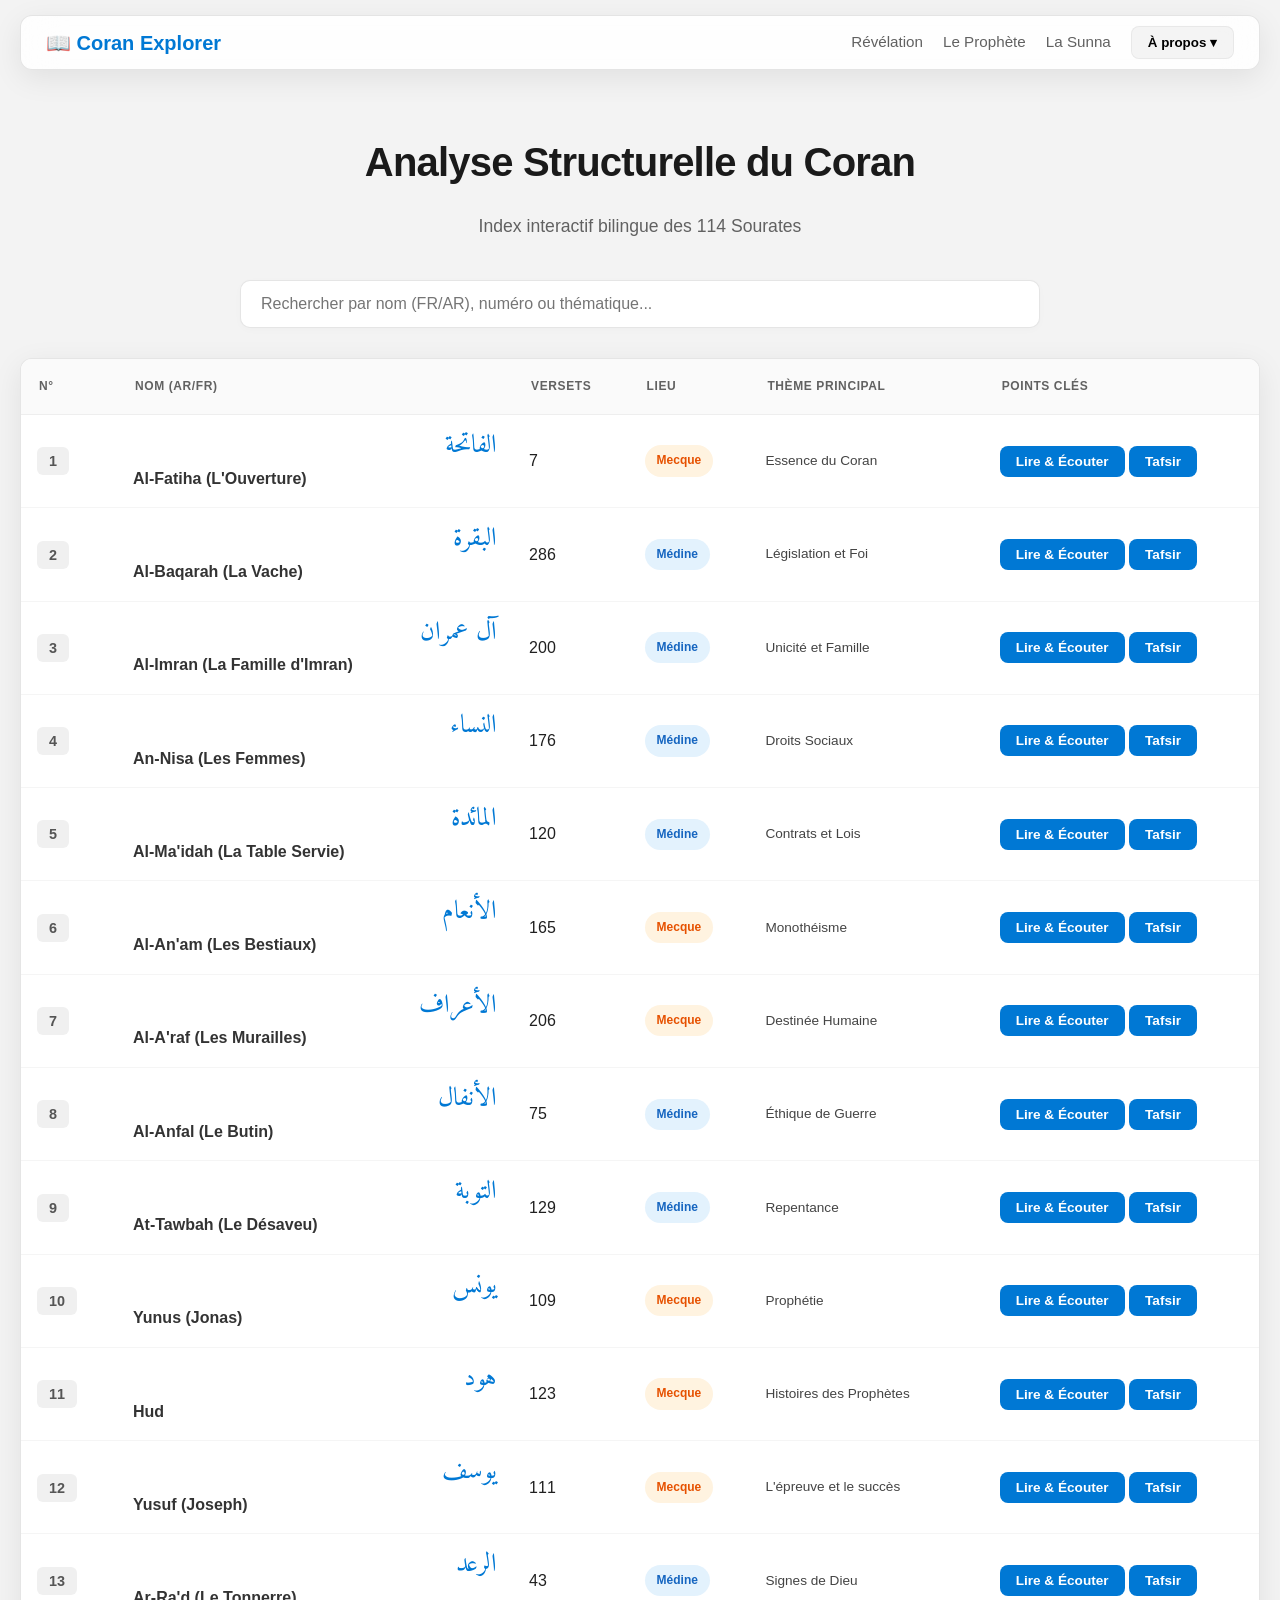
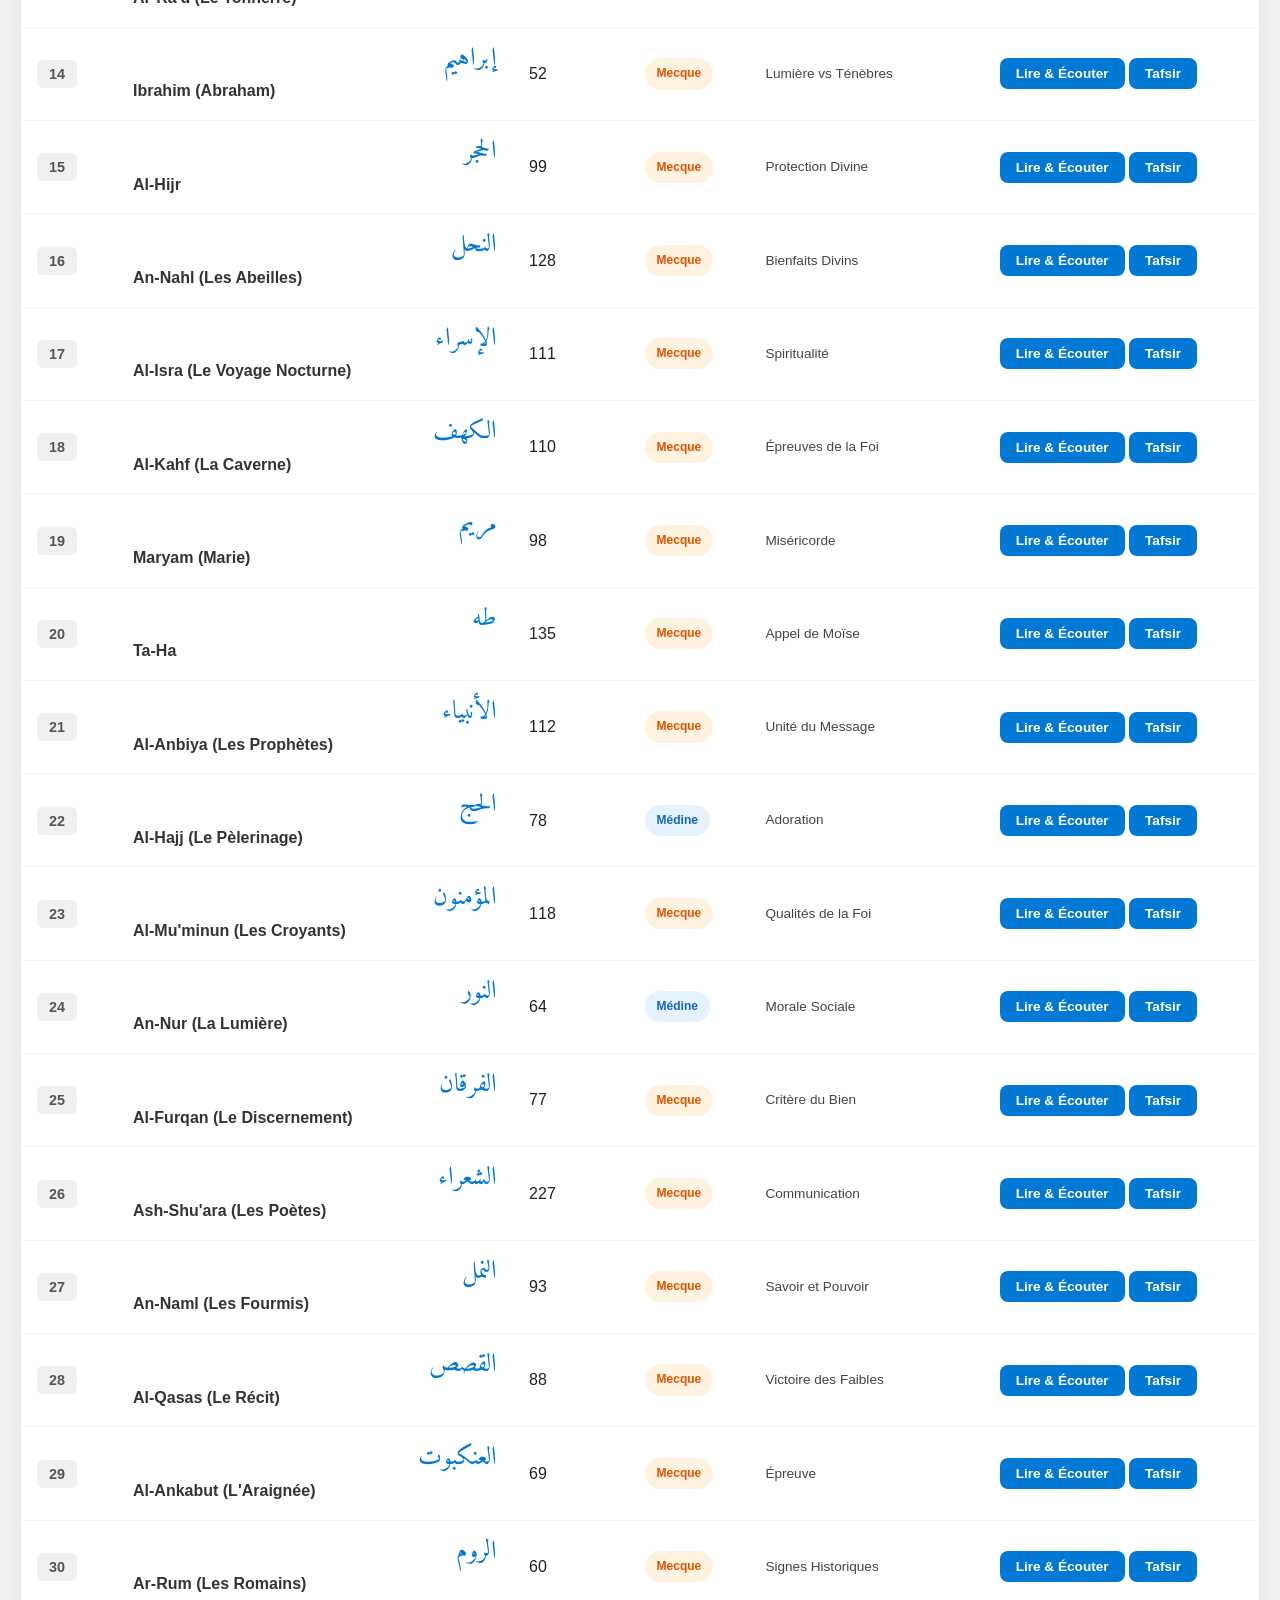
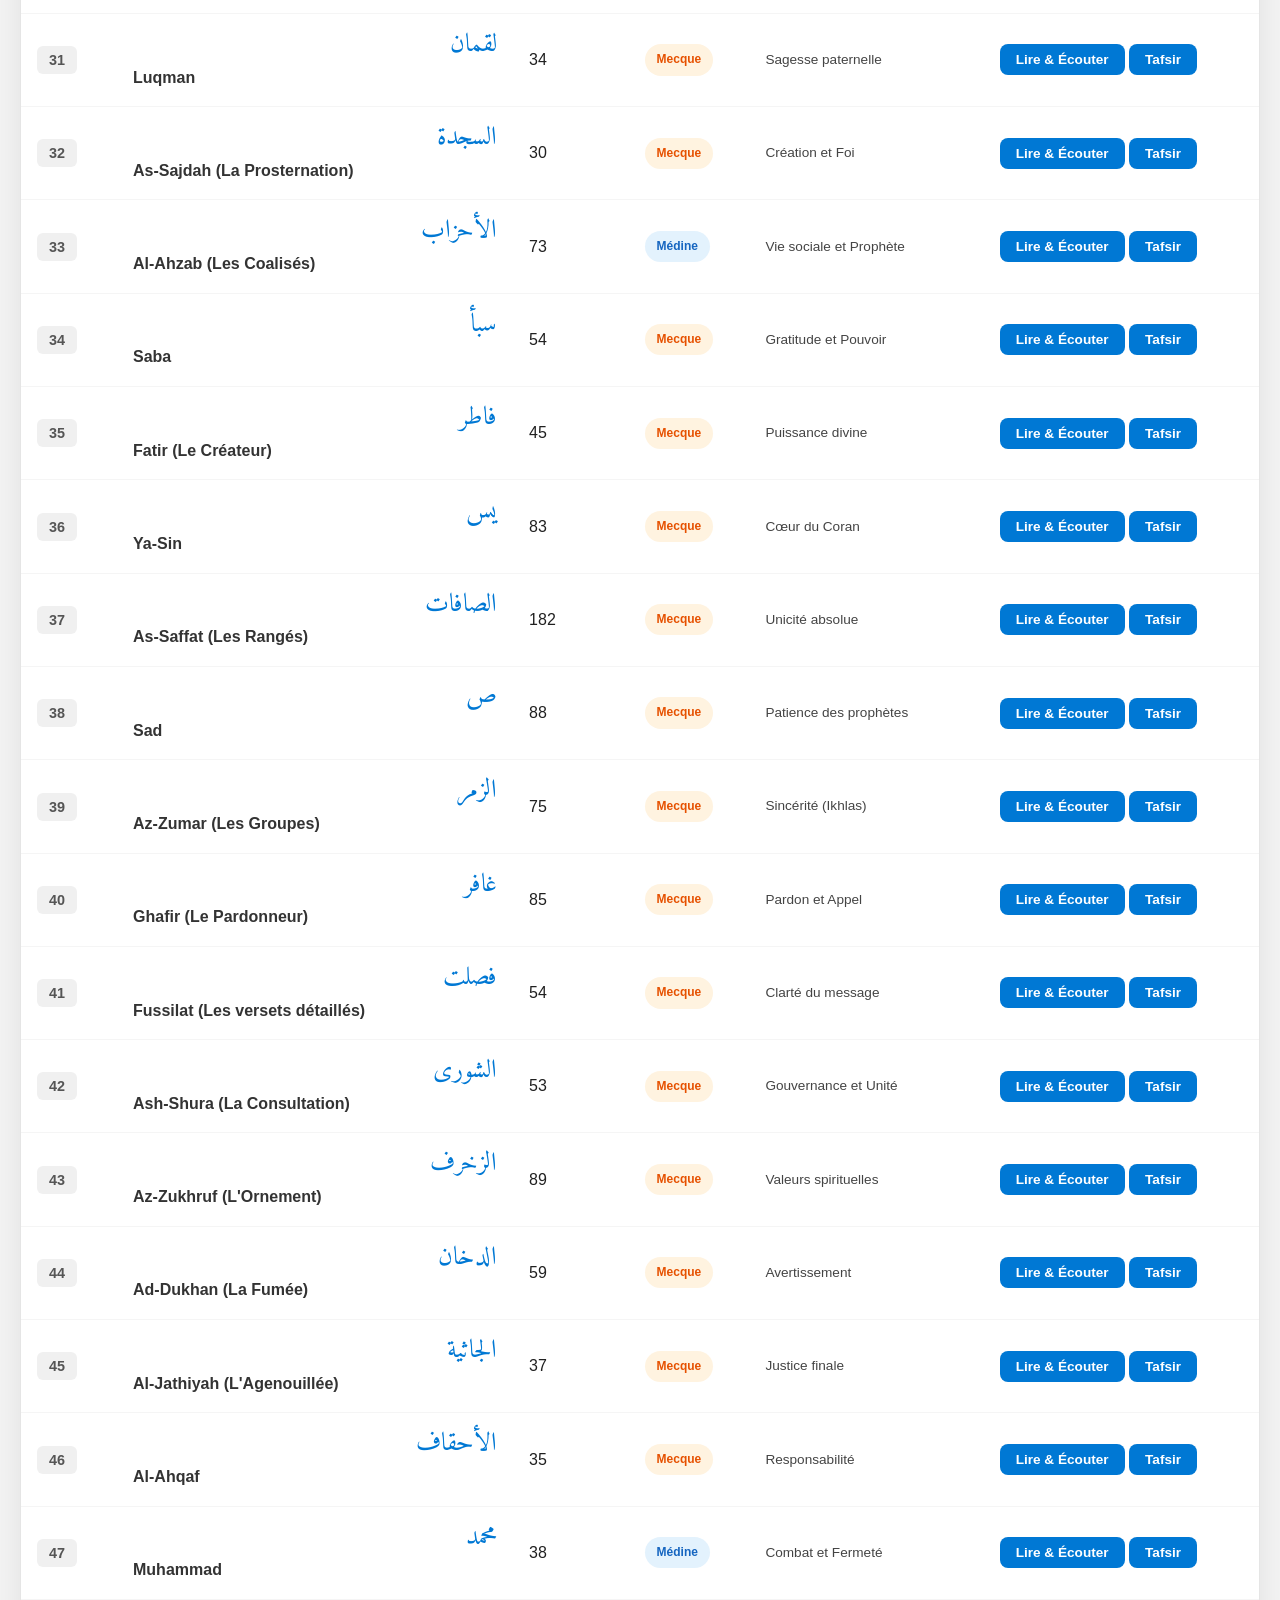
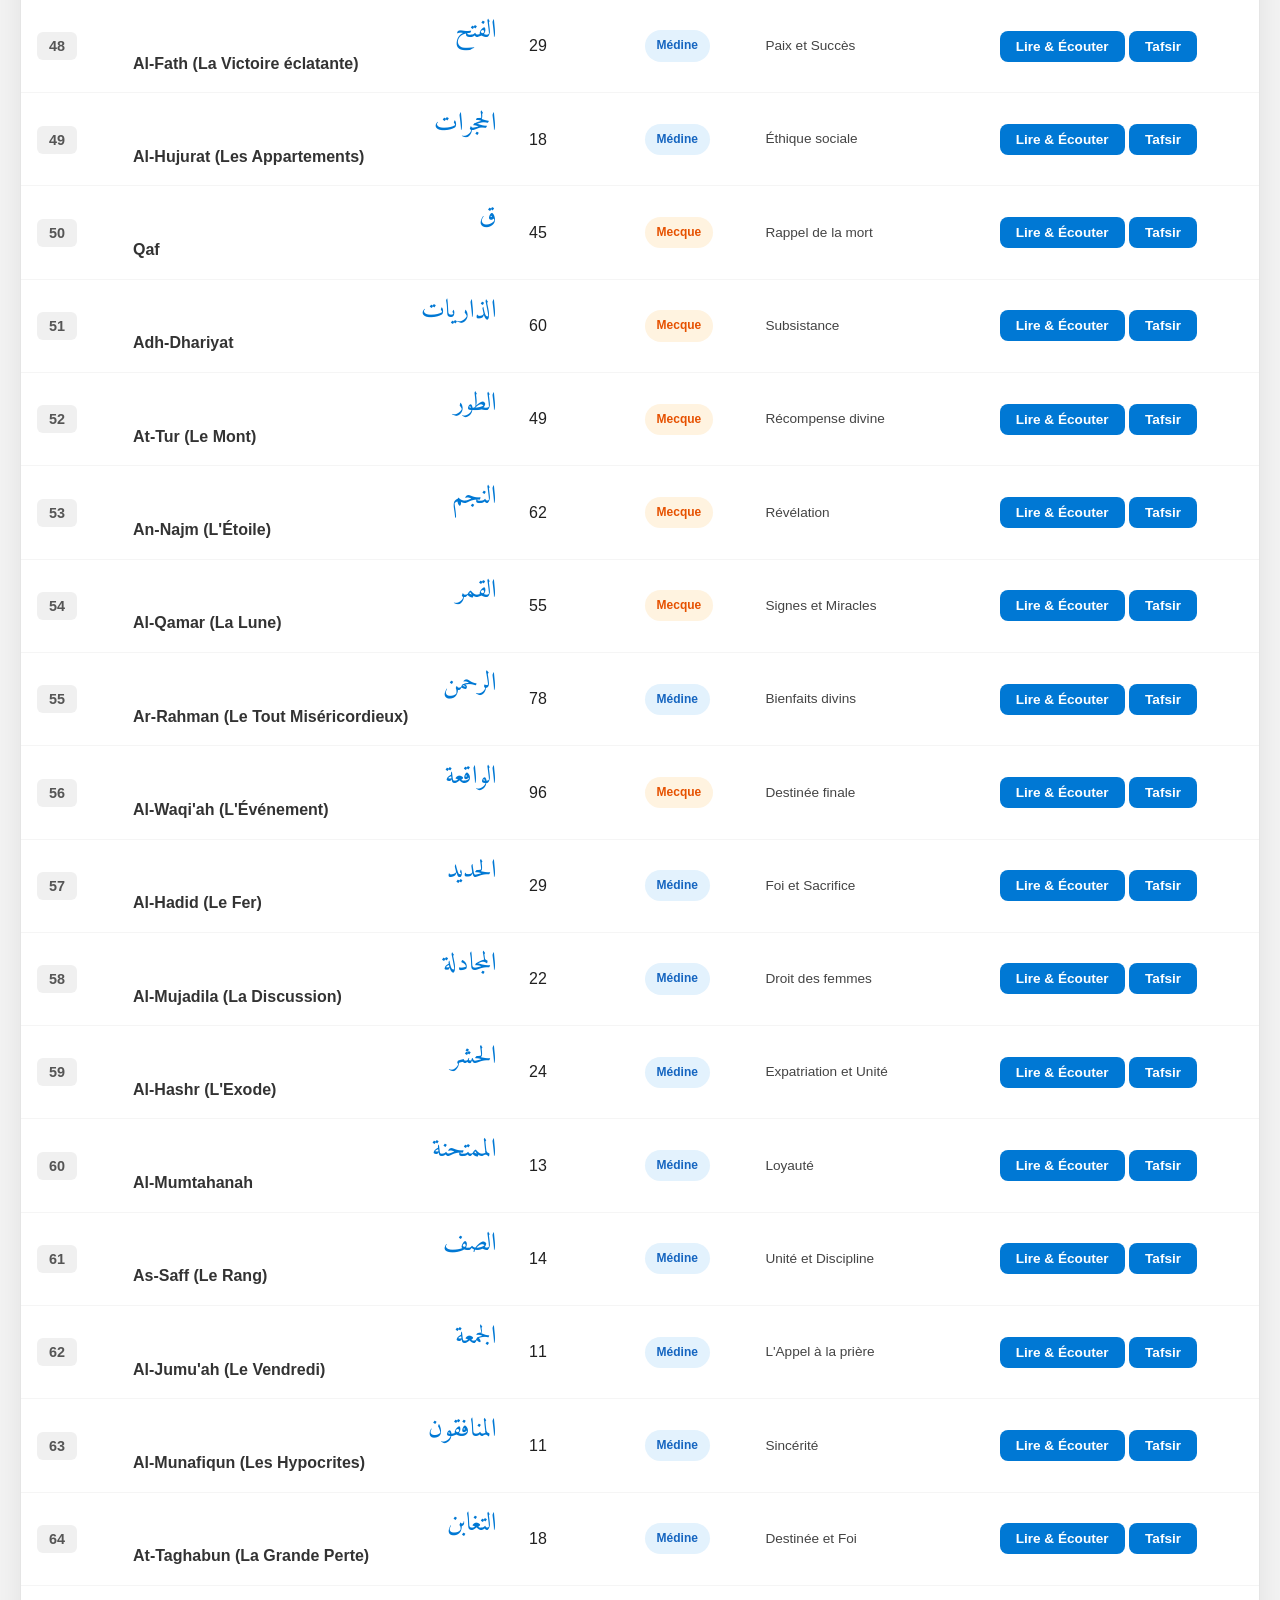
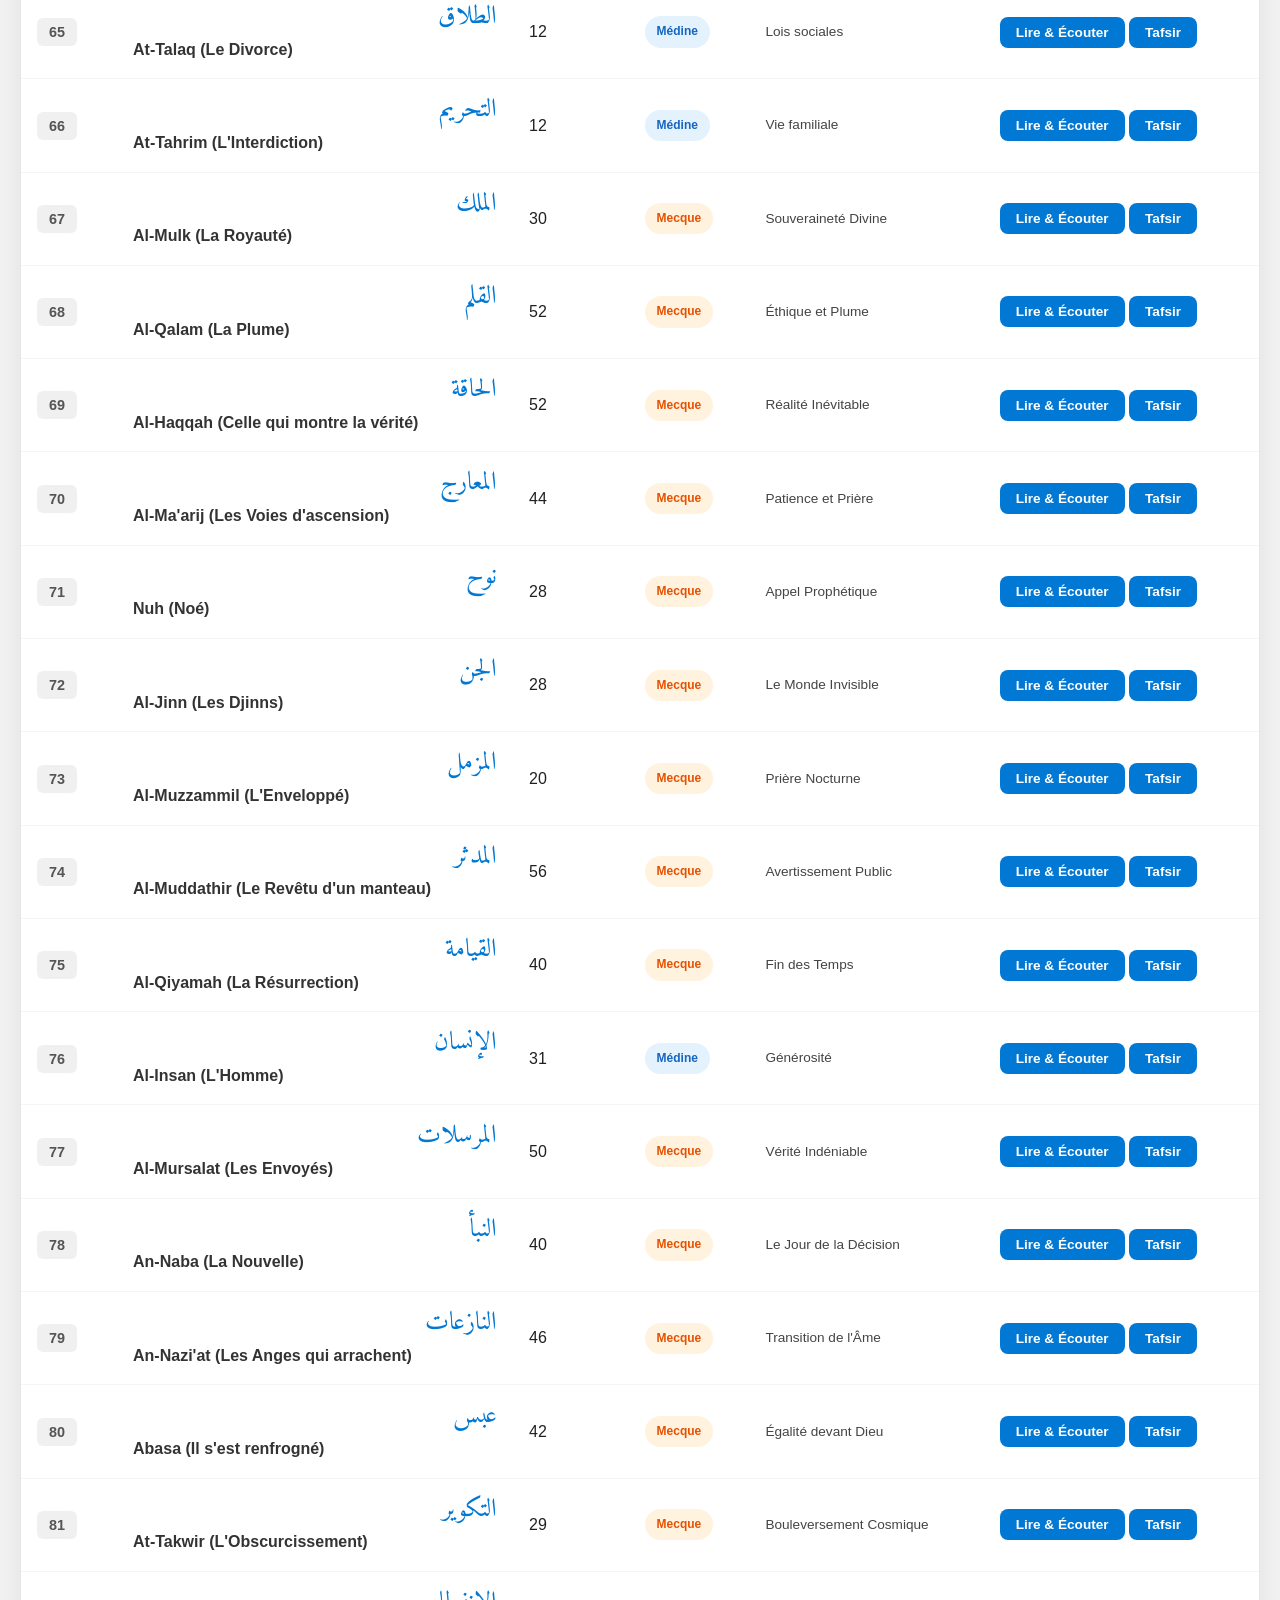
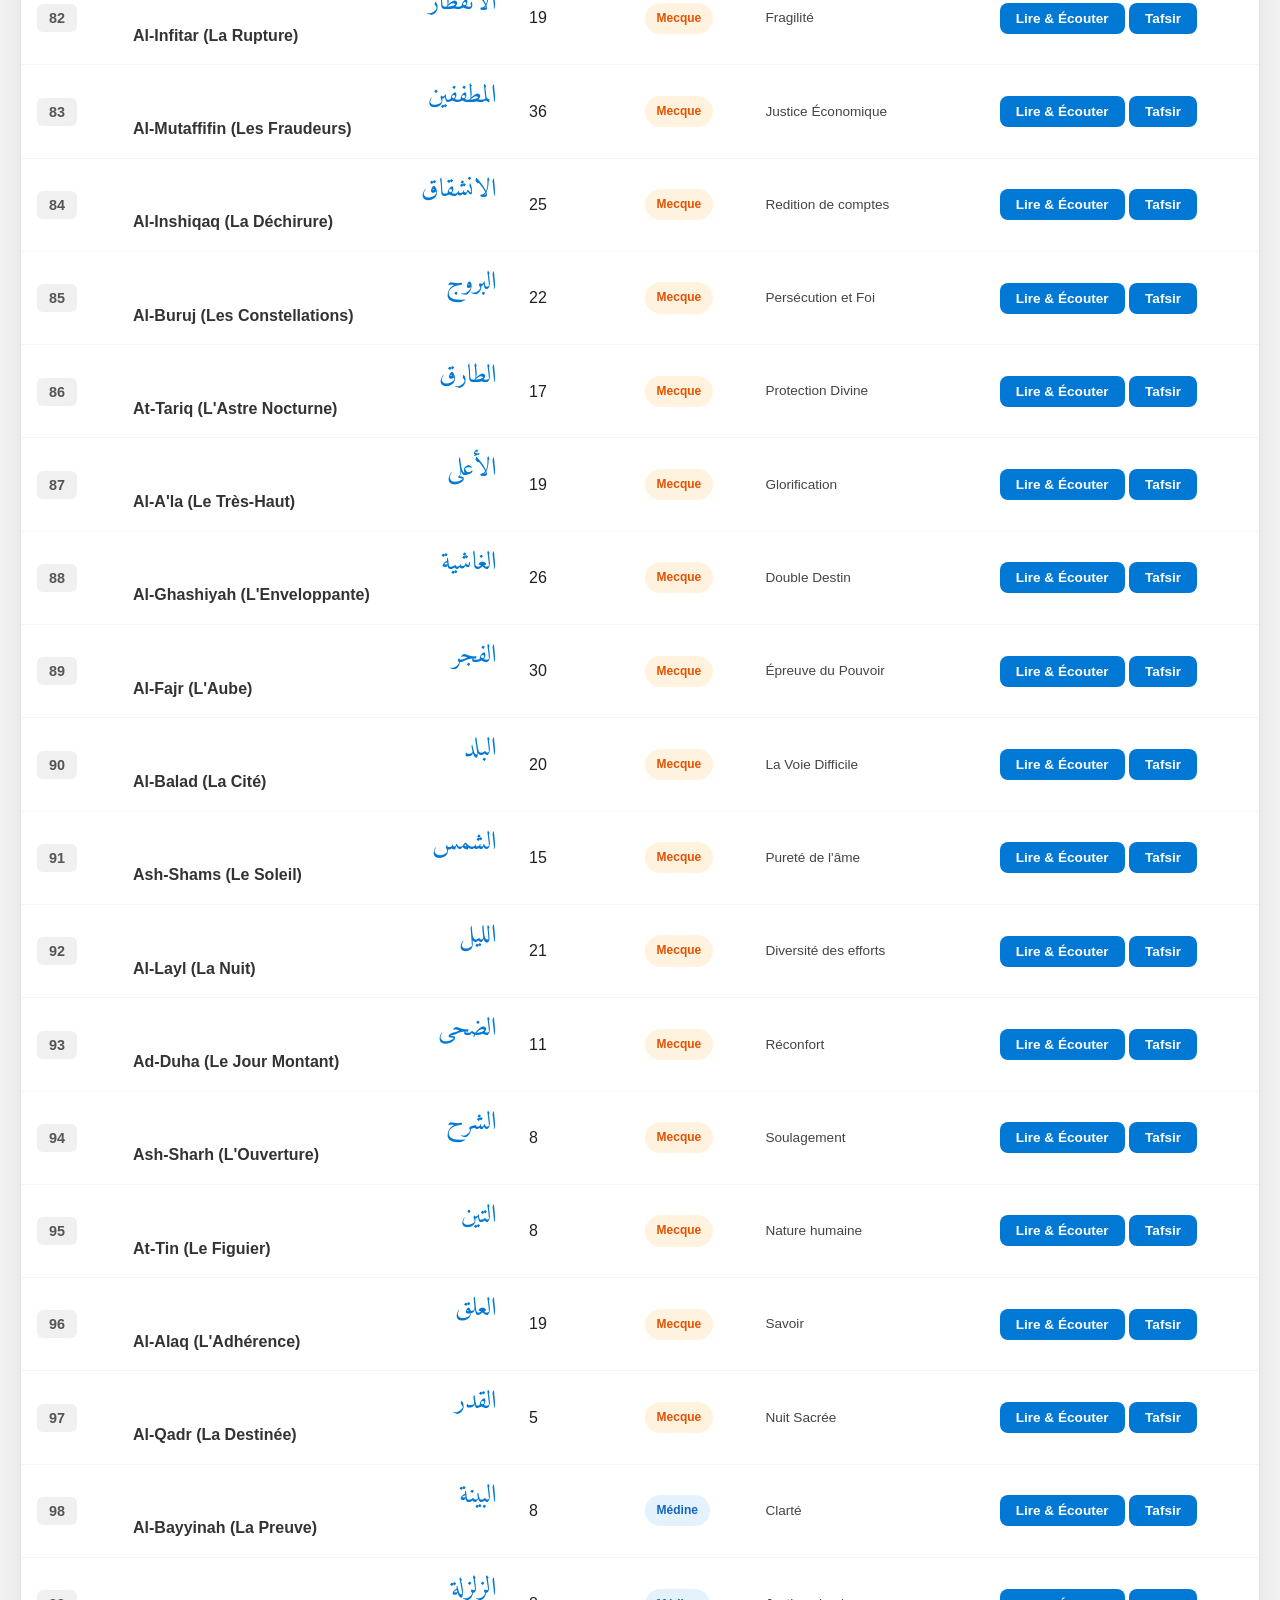
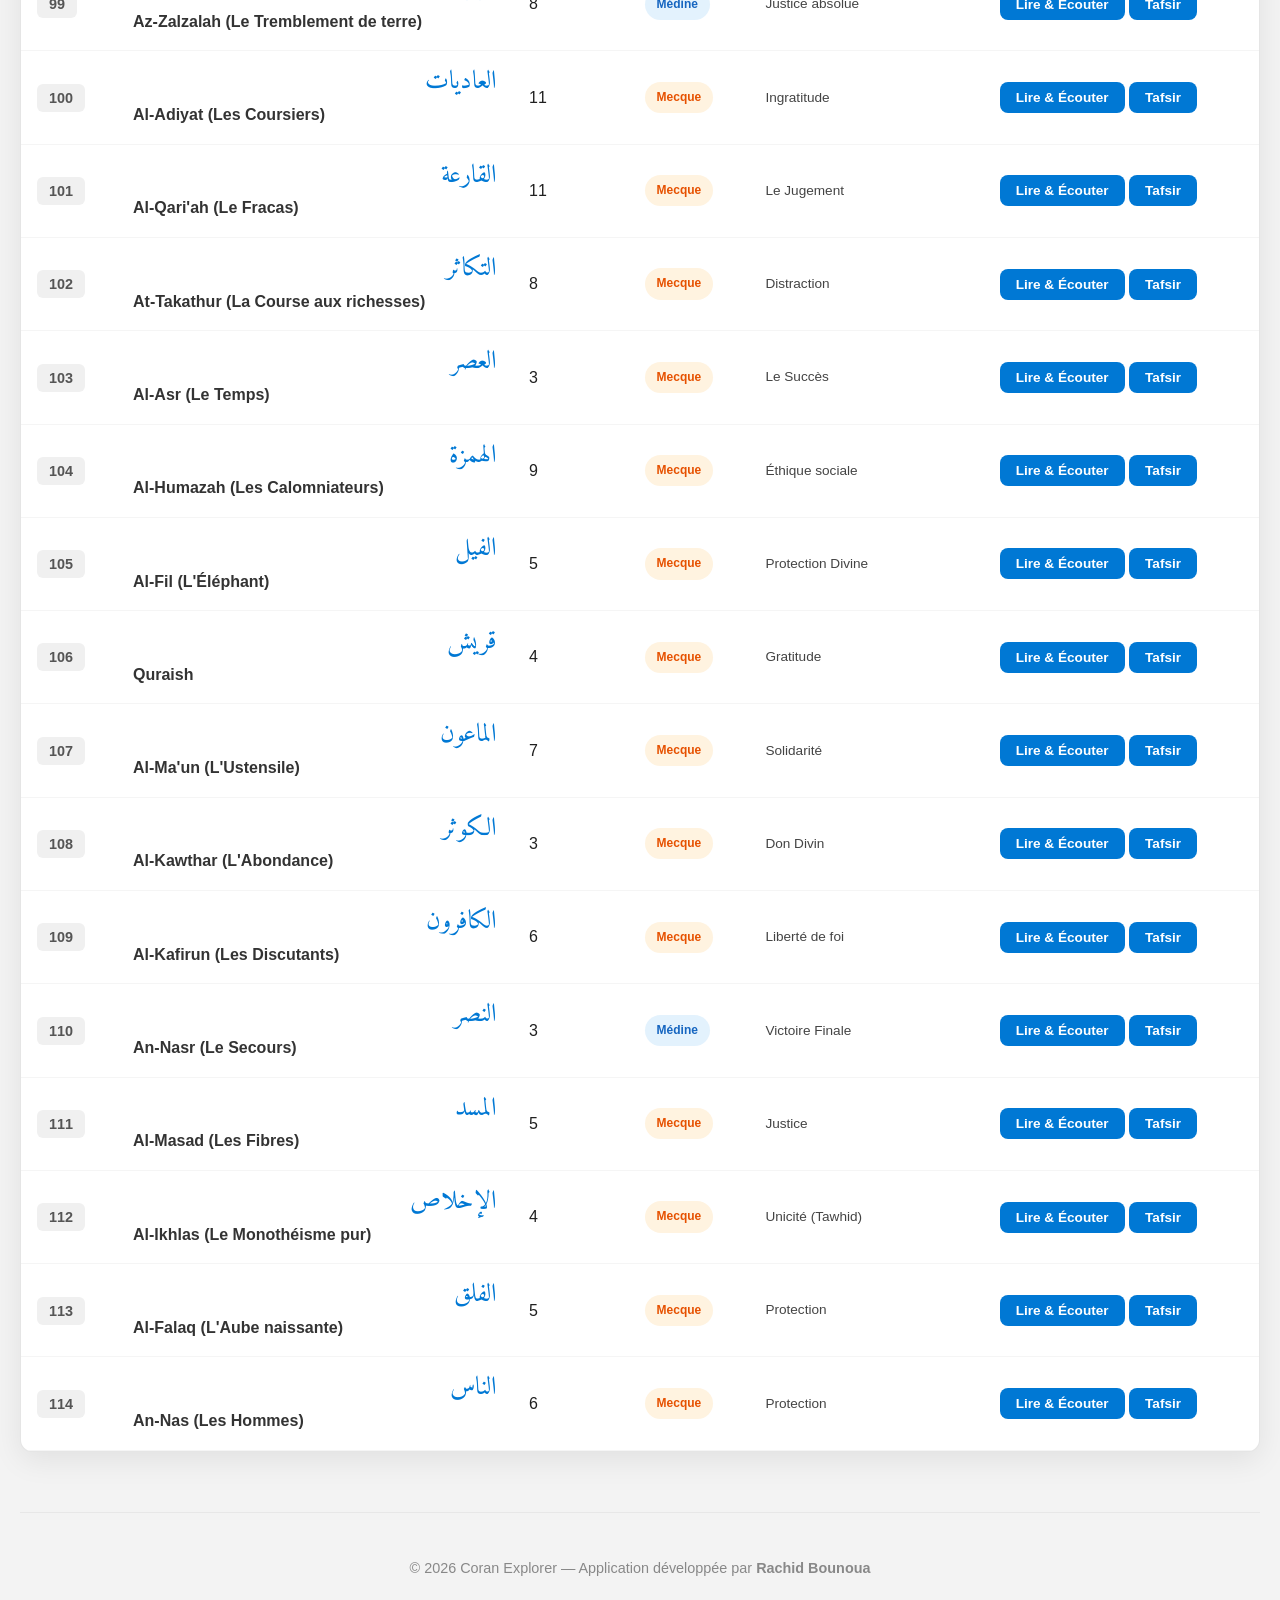
<file: index.html>
<!DOCTYPE html>
<html lang="fr">
<head>
    <meta charset="UTF-8">
    <meta name="viewport" content="width=device-width, initial-scale=1.0">
    <title>Coran Explorer - Rachid Bounoua</title>
    <link href="https://fonts.googleapis.com/css2?family=Amiri:wght@400;700&family=Segoe+UI:wght@400;600;700&display=swap" rel="stylesheet">
    <link rel="stylesheet" href="style.css">
</head>
<body class="page-transition">

    <nav class="win11-nav">
        <div class="nav-content">
            <div class="nav-left">
                <span class="logo">📖 Coran Explorer</span>
            </div>
            
            <div class="nav-right">
                <a href="introduction.html" class="nav-link">Révélation</a>
                <a href="mohamed.html" class="nav-link">Le Prophète</a>
                <a href="souna.html" class="nav-link">La Sunna</a>
                
                <div class="dropdown">
                    <button class="dropbtn" onclick="toggleMenu()">À propos ▾</button>
                    <div id="aboutMenu" class="dropdown-content">
                        <div class="profile-card">
                            <img src="rachid.png" alt="Rachid Bounoua" class="profile-img">
                            <h3>Rachid Bounoua</h3>
                            <p class="role">Écrivain & Traducteur</p>
                            <hr class="win-hr">
                            <p class="bio">Passionné d'informatique, d'histoire & de la culture générale.</p>
                        </div>
                    </div>
                </div>
            </div>
        </div>
    </nav>

    <main class="content-wrapper">
        <header class="hero">
            <h1>Analyse Structurelle du Coran</h1>
            <p>Index interactif bilingue des 114 Sourates</p>
        </header>

        <div class="search-container">
            <div class="search-box">
                <input type="text" id="searchInput" placeholder="Rechercher par nom (FR/AR), numéro ou thématique...">
            </div>
        </div>

        <div class="table-card">
            <div class="table-responsive">
                <table id="surahTable">
                    <thead>
                        <tr>
                            <th>N°</th>
                            <th>Nom (Ar/Fr)</th>
                            <th>Versets</th>
                            <th>Lieu</th>
                            <th>Thème Principal</th>
                            <th>Points Clés</th>
                        </tr>
                    </thead>
                    <tbody>
                        </tbody>
                </table>
            </div>
        </div>
    </main>

    <footer style="text-align: center; margin-top: 60px; padding: 30px; color: #888; font-size: 0.9rem; border-top: 1px solid rgba(0,0,0,0.05);">
        <p>&copy; 2026 Coran Explorer — Application développée par <strong>Rachid Bounoua</strong></p>
    </div>

    <script src="data.js"></script>
    <script src="script.js"></script>

    <script>
        // Gestion des transitions fluides pour tous les liens internes
        document.querySelectorAll('.nav-link, .logo').forEach(link => {
            link.addEventListener('click', function(e) {
                // Si c'est un lien vers une autre page (pas un bouton JS)
                if (this.getAttribute('href') && this.getAttribute('href') !== '#') {
                    e.preventDefault();
                    let target = this.href;
                    document.body.style.opacity = '0';
                    document.body.style.transform = 'translateY(-10px)';
                    document.body.style.transition = '0.3s ease-in-out';
                    
                    setTimeout(() => {
                        window.location.href = target;
                    }, 300);
                }
            });
        });
    </script>

</body>
</html>
</file>
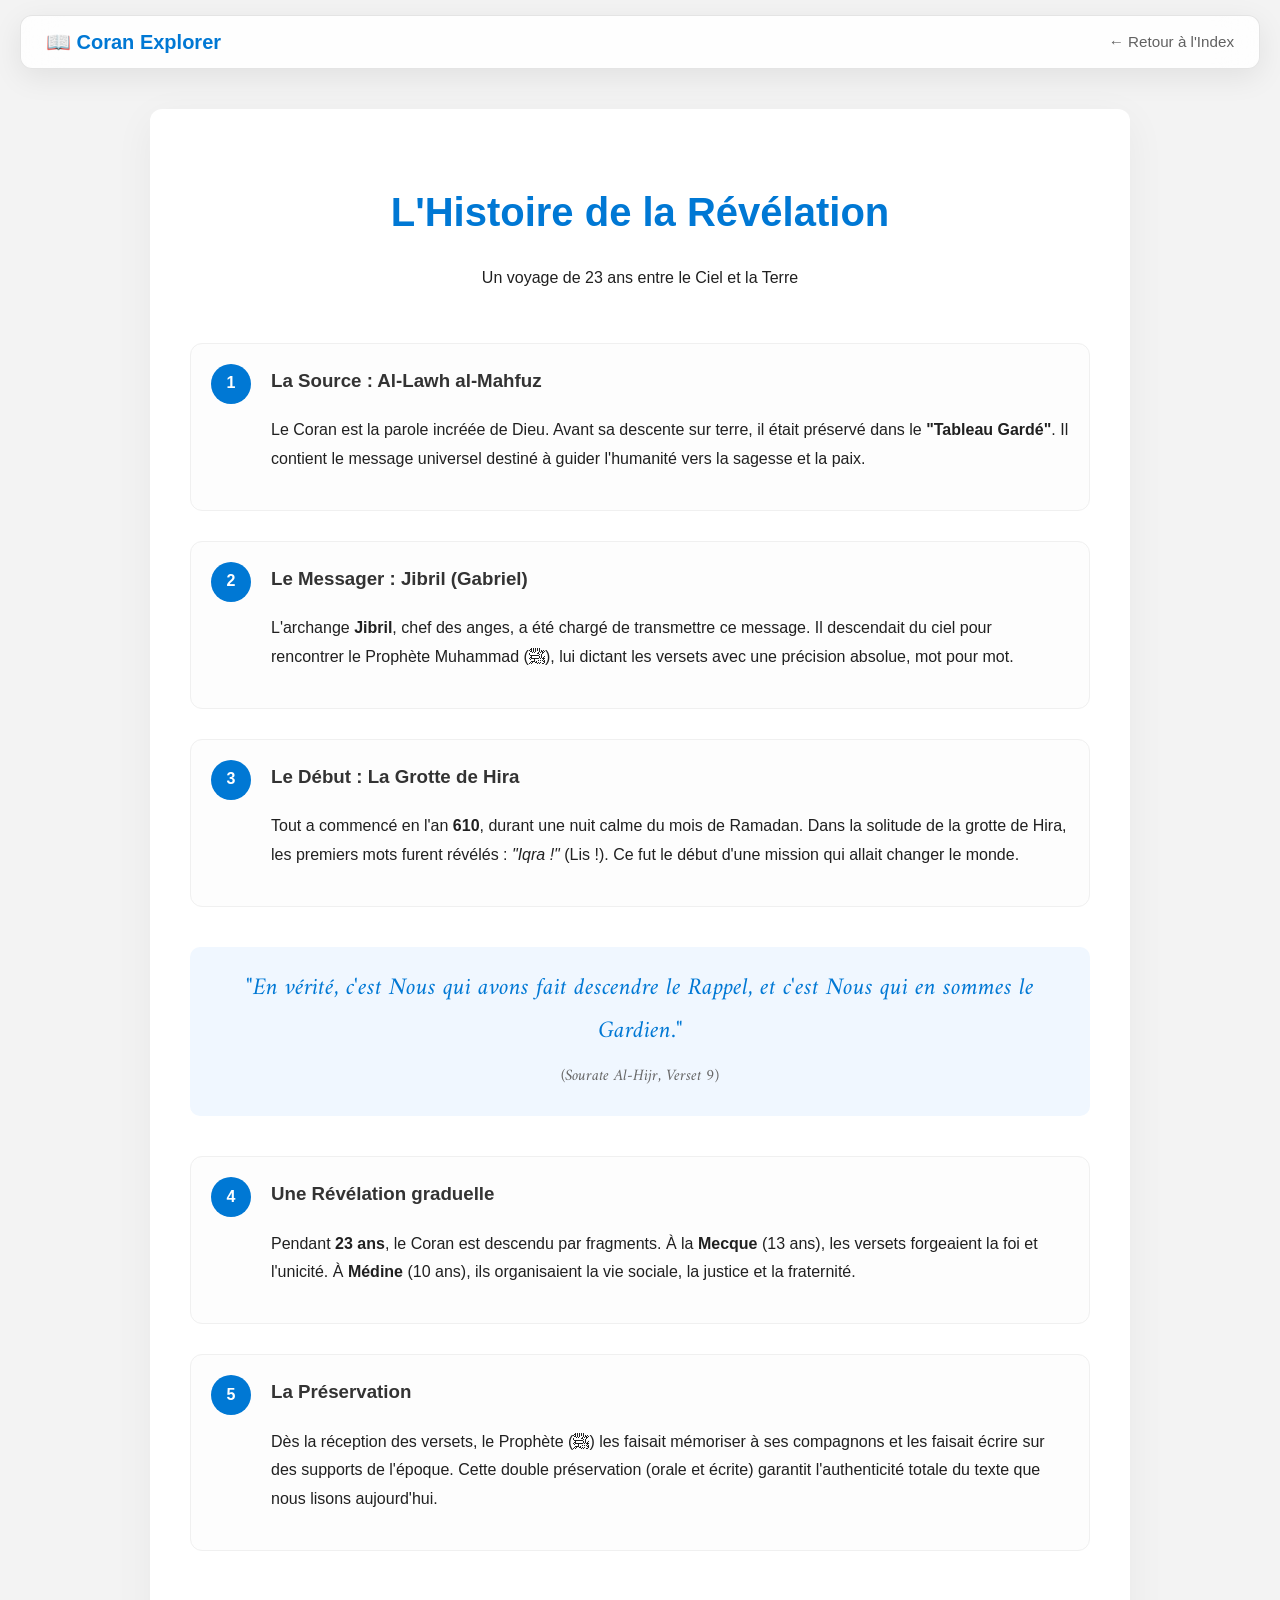
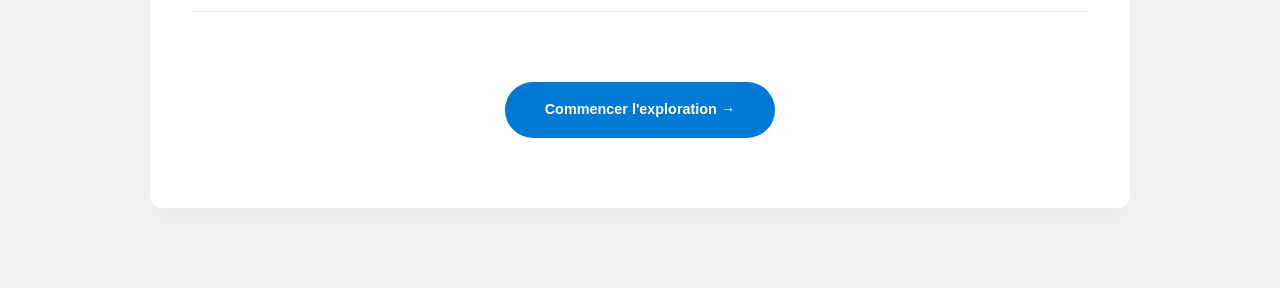
<file: introduction.html>
<!DOCTYPE html>
<html lang="fr">
<head>
    <meta charset="UTF-8">
    <meta name="viewport" content="width=device-width, initial-scale=1.0">
    <title>Introduction - Coran Explorer</title>
    <link rel="stylesheet" href="style.css">
    <link href="https://fonts.googleapis.com/css2?family=Amiri:wght@400;700&family=Segoe+UI:wght@400;600&display=swap" rel="stylesheet">
    <style>
        .intro-wrapper {
            max-width: 900px;
            margin: 40px auto;
            padding: 40px;
            background: white;
            border-radius: var(--radius);
            box-shadow: 0 10px 40px rgba(0,0,0,0.05);
            line-height: 1.8;
        }

        .hero-intro {
            text-align: center;
            margin-bottom: 50px;
        }

        .hero-intro h1 {
            color: var(--win-accent);
            font-size: 2.5rem;
            margin-bottom: 10px;
        }

        .step-card {
            display: flex;
            gap: 20px;
            margin-bottom: 30px;
            padding: 20px;
            background: #fdfdfd;
            border: 1px solid #f0f0f0;
            border-radius: 12px;
            transition: transform 0.3s ease;
        }

        .step-card:hover {
            transform: translateX(10px);
            border-color: var(--win-accent);
        }

        .step-num {
            background: var(--win-accent);
            color: white;
            width: 40px;
            height: 40px;
            border-radius: 50%;
            display: flex;
            align-items: center;
            justify-content: center;
            font-weight: bold;
            flex-shrink: 0;
        }

        .step-content h3 {
            margin-top: 0;
            color: #333;
        }

        .quran-quote {
            font-family: 'Amiri', serif;
            font-size: 1.5rem;
            color: var(--win-accent);
            text-align: center;
            background: #f0f7ff;
            padding: 20px;
            border-radius: 10px;
            margin: 40px 0;
            font-style: italic;
        }

        .btn-start {
            display: block;
            width: fit-content;
            margin: 40px auto 0;
            padding: 15px 40px;
            background: var(--win-accent);
            color: white;
            text-decoration: none;
            border-radius: 30px;
            font-weight: 600;
            transition: 0.3s;
        }

        .btn-start:hover {
            background: #005a9e;
            box-shadow: 0 5px 15px rgba(0,120,212,0.3);
        }
    </style>
</head>
<body class="page-transition">

    <nav class="win11-nav">
        <div class="nav-content">
            <a href="index.html" class="logo" style="text-decoration:none">📖 Coran Explorer</a>
            <div class="nav-right">
                <a href="index.html" class="nav-link">← Retour à l'Index</a>
            </div>
        </div>
    </nav>

    <main class="intro-wrapper">
        <header class="hero-intro">
            <h1>L'Histoire de la Révélation</h1>
            <p>Un voyage de 23 ans entre le Ciel et la Terre</p>
        </header>

        <div class="step-card">
            <div class="step-num">1</div>
            <div class="step-content">
                <h3>La Source : Al-Lawh al-Mahfuz</h3>
                <p>Le Coran est la parole incréée de Dieu. Avant sa descente sur terre, il était préservé dans le <strong>"Tableau Gardé"</strong>. Il contient le message universel destiné à guider l'humanité vers la sagesse et la paix.</p>
            </div>
        </div>

        <div class="step-card">
            <div class="step-num">2</div>
            <div class="step-content">
                <h3>Le Messager : Jibril (Gabriel)</h3>
                <p>L'archange <strong>Jibril</strong>, chef des anges, a été chargé de transmettre ce message. Il descendait du ciel pour rencontrer le Prophète Muhammad (ﷺ), lui dictant les versets avec une précision absolue, mot pour mot.</p>
            </div>
        </div>

        <div class="step-card">
            <div class="step-num">3</div>
            <div class="step-content">
                <h3>Le Début : La Grotte de Hira</h3>
                <p>Tout a commencé en l'an <strong>610</strong>, durant une nuit calme du mois de Ramadan. Dans la solitude de la grotte de Hira, les premiers mots furent révélés : <em>"Iqra !"</em> (Lis !). Ce fut le début d'une mission qui allait changer le monde.</p>
            </div>
        </div>

        <div class="quran-quote">
            "En vérité, c'est Nous qui avons fait descendre le Rappel, et c'est Nous qui en sommes le Gardien." <br>
            <span style="font-size: 1rem; color: #666;">(Sourate Al-Hijr, Verset 9)</span>
        </div>

        <div class="step-card">
            <div class="step-num">4</div>
            <div class="step-content">
                <h3>Une Révélation graduelle</h3>
                <p>Pendant <strong>23 ans</strong>, le Coran est descendu par fragments. À la <strong>Mecque</strong> (13 ans), les versets forgeaient la foi et l'unicité. À <strong>Médine</strong> (10 ans), ils organisaient la vie sociale, la justice et la fraternité.</p>
            </div>
        </div>

        <div class="step-card">
            <div class="step-num">5</div>
            <div class="step-content">
                <h3>La Préservation</h3>
                <p>Dès la réception des versets, le Prophète (ﷺ) les faisait mémoriser à ses compagnons et les faisait écrire sur des supports de l'époque. Cette double préservation (orale et écrite) garantit l'authenticité totale du texte que nous lisons aujourd'hui.</p>
            </div>
        </div>

        <footer style="text-align: center;">
            <a href="index.html" class="btn-start">Commencer l'exploration →</a>
        </footer>
    </main>

    <script>
        // Animation de sortie fluide lors du clic sur le bouton
        document.querySelector('.btn-start').addEventListener('click', function(e) {
            e.preventDefault();
            document.body.style.opacity = '0';
            document.body.style.transition = '0.4s';
            setTimeout(() => {
                window.location.href = this.href;
            }, 400);
        });
    </script>
</body>
</html>
</file>
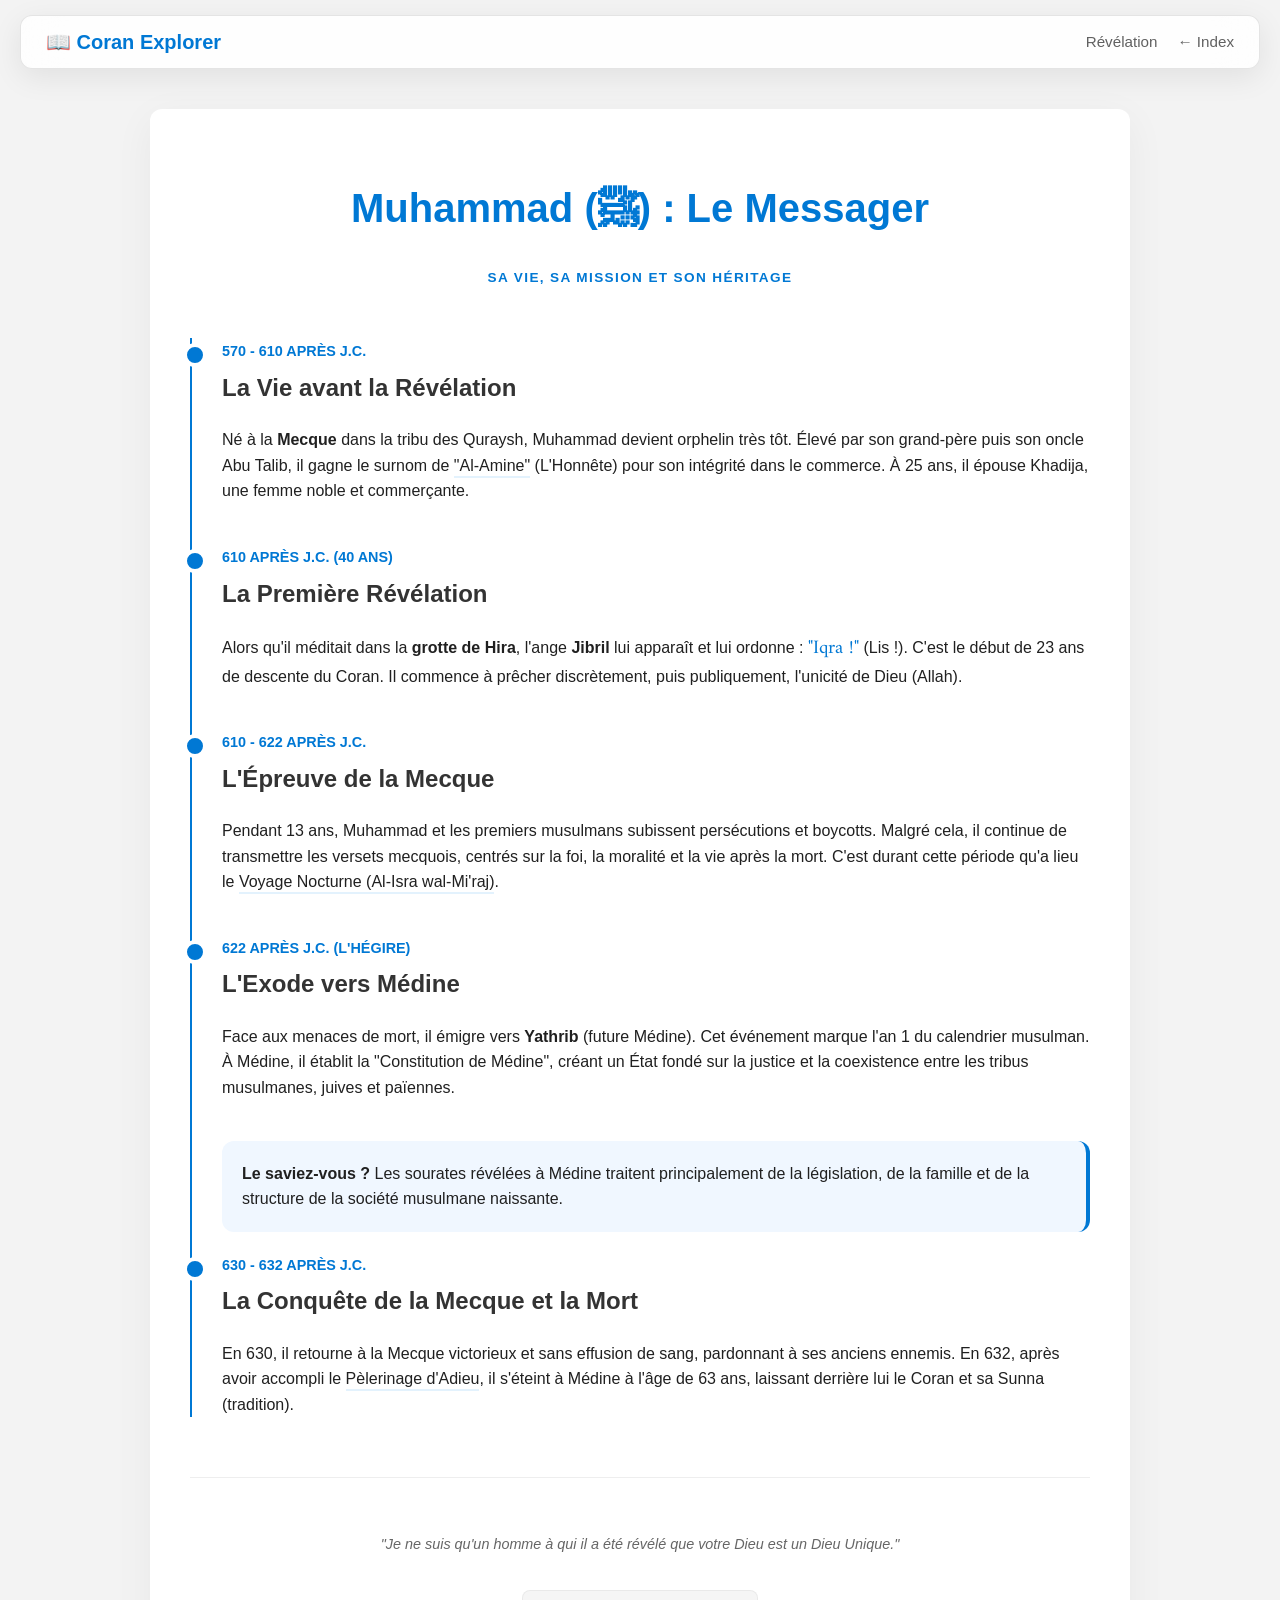
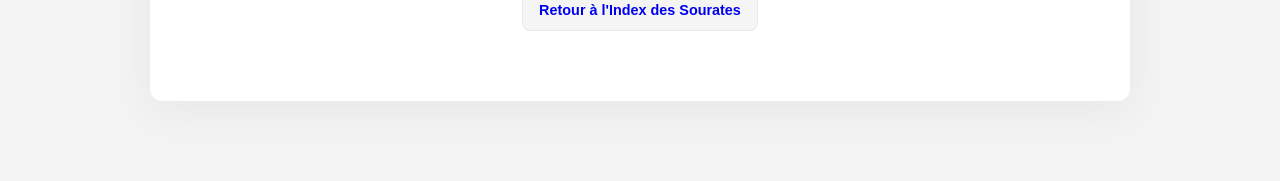
<file: mohamed.html>
<!DOCTYPE html>
<html lang="fr">
<head>
    <meta charset="UTF-8">
    <meta name="viewport" content="width=device-width, initial-scale=1.0">
    <title>La Vie du Prophète (ﷺ) - Coran Explorer</title>
    <link rel="stylesheet" href="style.css">
    <link href="https://fonts.googleapis.com/css2?family=Amiri:wght@400;700&family=Segoe+UI:wght@400;600&display=swap" rel="stylesheet">
    <style>
        .bio-container { max-width: 900px; margin: 40px auto; padding: 40px; background: white; border-radius: var(--radius); box-shadow: 0 10px 40px rgba(0,0,0,0.05); }
        .timeline { position: relative; border-left: 2px solid var(--win-accent); margin: 20px 0; padding-left: 30px; }
        .event { margin-bottom: 40px; position: relative; }
        .event::before { 
            content: ''; position: absolute; left: -39px; top: 5px; 
            width: 16px; height: 16px; background: var(--win-accent); 
            border-radius: 50%; border: 4px solid white; 
        }
        .date-tag { font-weight: 700; color: var(--win-accent); font-size: 0.9rem; text-transform: uppercase; }
        h2 { margin-top: 5px; color: #333; }
        .info-card { background: #f0f7ff; padding: 20px; border-radius: 12px; margin: 20px 0; border-right: 4px solid var(--win-accent); direction: ltr; }
        .highlight-text { border-bottom: 2px solid #e3f2fd; padding-bottom: 2px; }
    </style>
</head>
<body class="page-transition">

    <nav class="win11-nav">
        <div class="nav-content">
            <a href="index.html" class="logo" style="text-decoration:none">📖 Coran Explorer</a>
            <div class="nav-right">
                <a href="introduction.html" class="nav-link">Révélation</a>
                <a href="index.html" class="nav-link">← Index</a>
            </div>
        </div>
    </nav>

    <main class="bio-container">
        <header style="text-align:center; margin-bottom:50px;">
            <h1 style="color: var(--win-accent); font-size: 2.5rem;">Muhammad (ﷺ) : Le Messager</h1>
            <p class="role">Sa vie, sa mission et son héritage</p>
        </header>

        <div class="timeline">
            <div class="event">
                <span class="date-tag">570 - 610 APRÈS J.C.</span>
                <h2>La Vie avant la Révélation</h2>
                <p>Né à la <strong>Mecque</strong> dans la tribu des Quraysh, Muhammad devient orphelin très tôt. Élevé par son grand-père puis son oncle Abu Talib, il gagne le surnom de <span class="highlight-text">"Al-Amine"</span> (L'Honnête) pour son intégrité dans le commerce. À 25 ans, il épouse Khadija, une femme noble et commerçante.</p>
            </div>

            <div class="event">
                <span class="date-tag">610 APRÈS J.C. (40 ANS)</span>
                <h2>La Première Révélation</h2>
                <p>Alors qu'il méditait dans la <strong>grotte de Hira</strong>, l'ange <strong>Jibril</strong> lui apparaît et lui ordonne : <span style="font-family:'Amiri'; font-size:1.2rem; color:var(--win-accent);">"Iqra !"</span> (Lis !). C'est le début de 23 ans de descente du Coran. Il commence à prêcher discrètement, puis publiquement, l'unicité de Dieu (Allah).</p>
            </div>

            <div class="event">
                <span class="date-tag">610 - 622 APRÈS J.C.</span>
                <h2>L'Épreuve de la Mecque</h2>
                <p>Pendant 13 ans, Muhammad et les premiers musulmans subissent persécutions et boycotts. Malgré cela, il continue de transmettre les versets mecquois, centrés sur la foi, la moralité et la vie après la mort. C'est durant cette période qu'a lieu le <span class="highlight-text">Voyage Nocturne (Al-Isra wal-Mi'raj)</span>.</p>
            </div>

            <div class="event">
                <span class="date-tag">622 APRÈS J.C. (L'HÉGIRE)</span>
                <h2>L'Exode vers Médine</h2>
                <p>Face aux menaces de mort, il émigre vers <strong>Yathrib</strong> (future Médine). Cet événement marque l'an 1 du calendrier musulman. À Médine, il établit la "Constitution de Médine", créant un État fondé sur la justice et la coexistence entre les tribus musulmanes, juives et païennes.</p>
            </div>

            <div class="info-card">
                <strong>Le saviez-vous ?</strong> Les sourates révélées à Médine traitent principalement de la législation, de la famille et de la structure de la société musulmane naissante.
            </div>

            <div class="event">
                <span class="date-tag">630 - 632 APRÈS J.C.</span>
                <h2>La Conquête de la Mecque et la Mort</h2>
                <p>En 630, il retourne à la Mecque victorieux et sans effusion de sang, pardonnant à ses anciens ennemis. En 632, après avoir accompli le <span class="highlight-text">Pèlerinage d'Adieu</span>, il s'éteint à Médine à l'âge de 63 ans, laissant derrière lui le Coran et sa Sunna (tradition).</p>
            </div>
        </div>

        <footer style="text-align:center; padding-top:40px; border-top:1px solid #eee;">
            <p style="font-style:italic; color:#666;">"Je ne suis qu'un homme à qui il a été révélé que votre Dieu est un Dieu Unique."</p>
            <a href="index.html" class="dropbtn" style="text-decoration:none; display:inline-block; margin-top:20px;">Retour à l'Index des Sourates</a>
        </footer>
    </main>

    <script>
        // Transition fluide au retour vers l'index
        document.querySelector('.dropbtn').addEventListener('click', function(e) {
            e.preventDefault();
            document.body.style.opacity = '0';
            document.body.style.transition = '0.3s';
            setTimeout(() => window.location.href = this.href, 300);
        });
    </script>
</body>
</html>
</file>
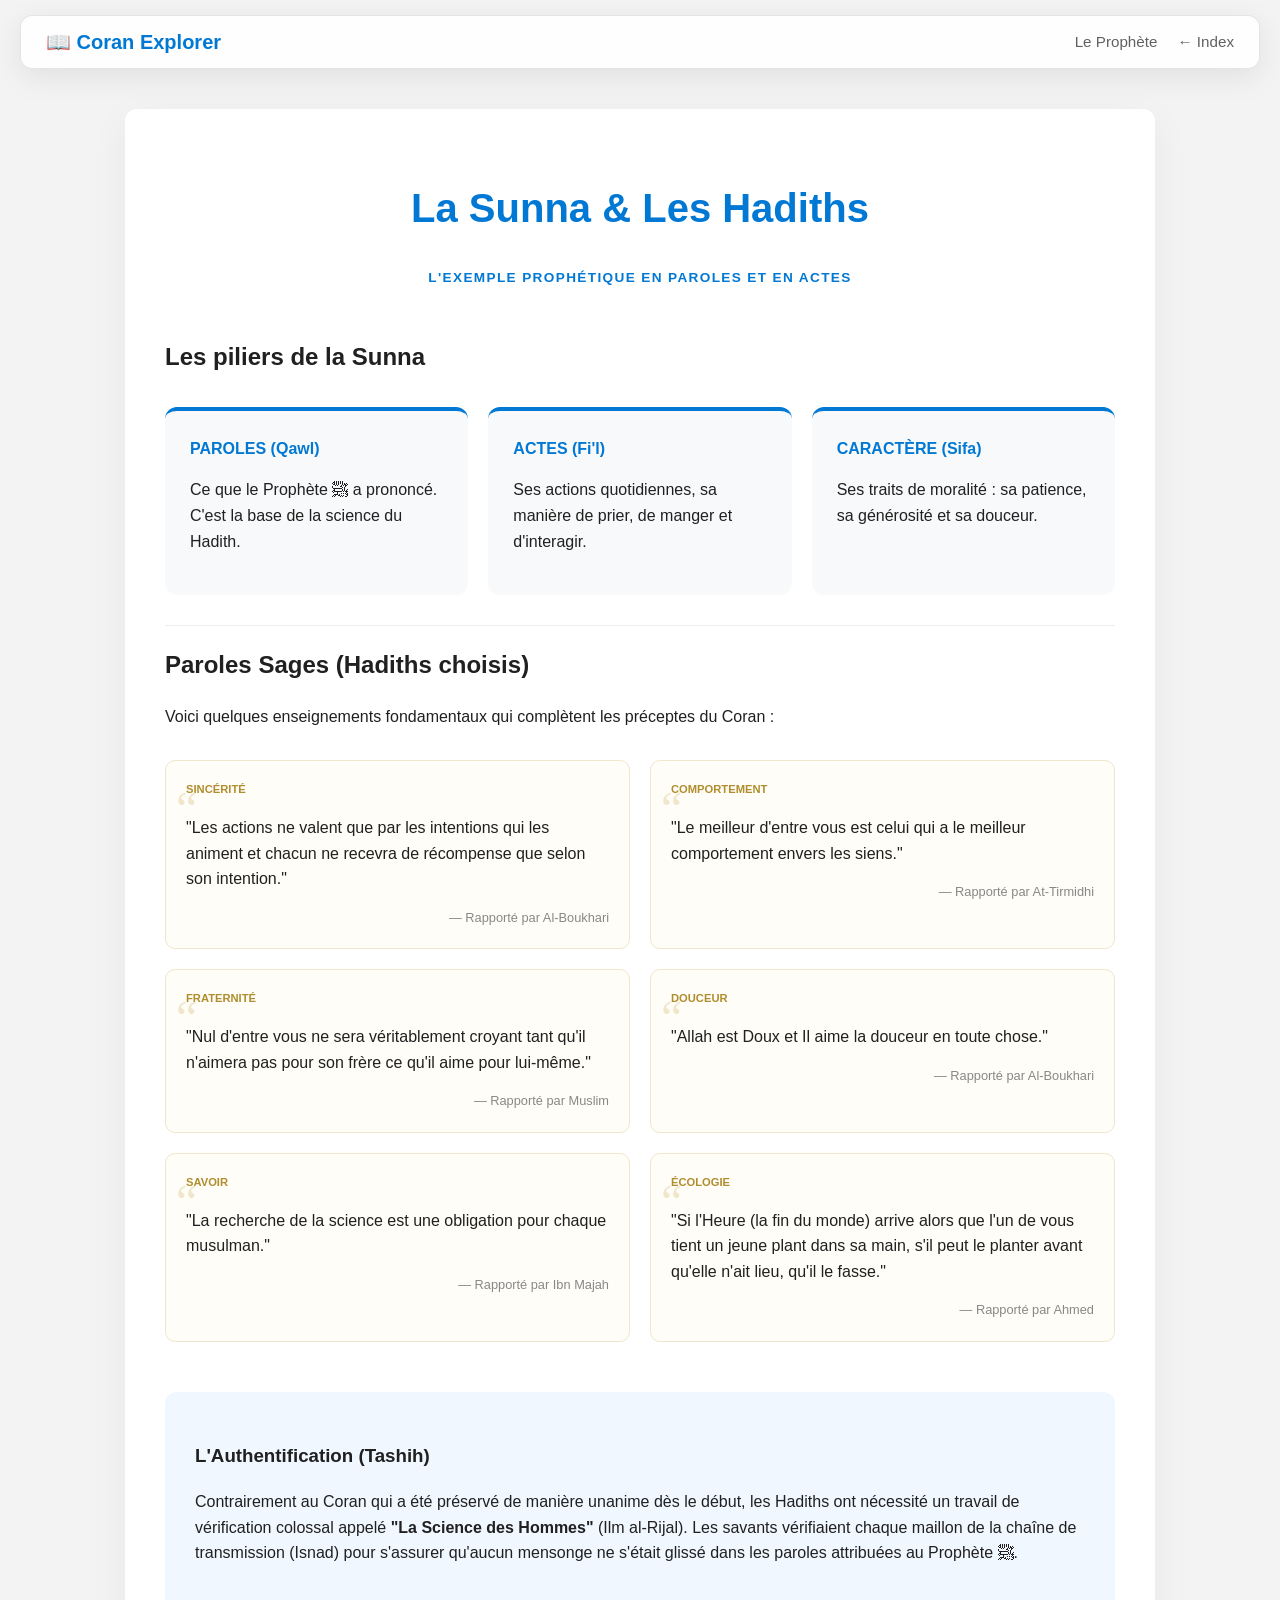
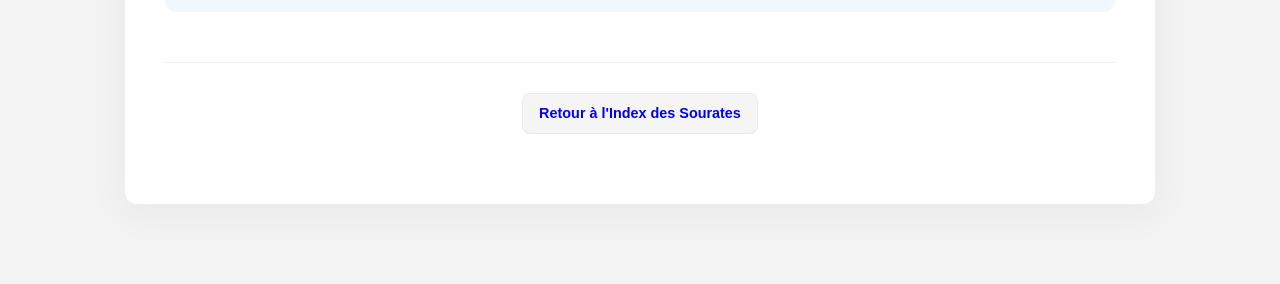
<file: souna.html>
<!DOCTYPE html>
<html lang="fr">
<head>
    <meta charset="UTF-8">
    <meta name="viewport" content="width=device-width, initial-scale=1.0">
    <title>La Sunna - Coran Explorer</title>
    <link rel="stylesheet" href="style.css">
    <link href="https://fonts.googleapis.com/css2?family=Amiri:wght@400;700&family=Segoe+UI:wght@400;600&display=swap" rel="stylesheet">
    <style>
        .sunna-container { max-width: 950px; margin: 40px auto; padding: 40px; background: white; border-radius: var(--radius); box-shadow: 0 10px 40px rgba(0,0,0,0.05); }
        
        /* Grille des types de Sunna */
        .grid-sunna { display: grid; grid-template-columns: repeat(auto-fit, minmax(250px, 1fr)); gap: 20px; margin: 30px 0; }
        .sunna-card { background: #f8f9fa; padding: 25px; border-radius: 12px; border-top: 4px solid var(--win-accent); transition: 0.3s; }
        .sunna-card:hover { transform: translateY(-5px); box-shadow: 0 5px 15px rgba(0,0,0,0.05); }
        
        /* Section Hadiths */
        .hadith-gallery { display: grid; grid-template-columns: 1fr 1fr; gap: 20px; margin-top: 30px; }
        .hadith-item { background: #fffdf7; border: 1px solid #f0e6cc; padding: 20px; border-radius: 10px; position: relative; }
        .hadith-item::before { content: "“"; position: absolute; top: 10px; left: 10px; font-size: 3rem; color: #f0e6cc; font-family: serif; }
        .hadith-tag { font-size: 0.7rem; font-weight: 700; text-transform: uppercase; color: #b08d2d; display: block; margin-bottom: 10px; }
        .hadith-source { font-size: 0.8rem; color: #888; margin-top: 10px; display: block; text-align: right; }

        @media (max-width: 768px) { .hadith-gallery { grid-template-columns: 1fr; } }
    </style>
</head>
<body class="page-transition">

    <nav class="win11-nav">
        <div class="nav-content">
            <a href="index.html" class="logo" style="text-decoration:none">📖 Coran Explorer</a>
            <div class="nav-right">
                <a href="mohamed.html" class="nav-link">Le Prophète</a>
                <a href="index.html" class="nav-link">← Index</a>
            </div>
        </div>
    </nav>

    <main class="sunna-container">
        <header style="text-align:center; margin-bottom:50px;">
            <h1 style="color: var(--win-accent); font-size: 2.5rem;">La Sunna & Les Hadiths</h1>
            <p class="role">L'exemple prophétique en paroles et en actes</p>
        </header>

        <section>
            <h2>Les piliers de la Sunna</h2>
            <div class="grid-sunna">
                <div class="sunna-card">
                    <span style="color:var(--win-accent); font-weight:bold;">PAROLES (Qawl)</span>
                    <p>Ce que le Prophète ﷺ a prononcé. C'est la base de la science du Hadith.</p>
                </div>
                <div class="sunna-card">
                    <span style="color:var(--win-accent); font-weight:bold;">ACTES (Fi'l)</span>
                    <p>Ses actions quotidiennes, sa manière de prier, de manger et d'interagir.</p>
                </div>
                <div class="sunna-card">
                    <span style="color:var(--win-accent); font-weight:bold;">CARACTÈRE (Sifa)</span>
                    <p>Ses traits de moralité : sa patience, sa générosité et sa douceur.</p>
                </div>
            </div>
        </section>

        <hr class="win-hr">

        <section>
            <h2>Paroles Sages (Hadiths choisis)</h2>
            <p>Voici quelques enseignements fondamentaux qui complètent les préceptes du Coran :</p>

            <div class="hadith-gallery">
                <div class="hadith-item">
                    <span class="hadith-tag">Sincérité</span>
                    <p>"Les actions ne valent que par les intentions qui les animent et chacun ne recevra de récompense que selon son intention."</p>
                    <span class="hadith-source">— Rapporté par Al-Boukhari</span>
                </div>

                <div class="hadith-item">
                    <span class="hadith-tag">Comportement</span>
                    <p>"Le meilleur d'entre vous est celui qui a le meilleur comportement envers les siens."</p>
                    <span class="hadith-source">— Rapporté par At-Tirmidhi</span>
                </div>

                <div class="hadith-item">
                    <span class="hadith-tag">Fraternité</span>
                    <p>"Nul d'entre vous ne sera véritablement croyant tant qu'il n'aimera pas pour son frère ce qu'il aime pour lui-même."</p>
                    <span class="hadith-source">— Rapporté par Muslim</span>
                </div>

                <div class="hadith-item">
                    <span class="hadith-tag">Douceur</span>
                    <p>"Allah est Doux et Il aime la douceur en toute chose."</p>
                    <span class="hadith-source">— Rapporté par Al-Boukhari</span>
                </div>

                <div class="hadith-item">
                    <span class="hadith-tag">Savoir</span>
                    <p>"La recherche de la science est une obligation pour chaque musulman."</p>
                    <span class="hadith-source">— Rapporté par Ibn Majah</span>
                </div>

                <div class="hadith-item">
                    <span class="hadith-tag">Écologie</span>
                    <p>"Si l'Heure (la fin du monde) arrive alors que l'un de vous tient un jeune plant dans sa main, s'il peut le planter avant qu'elle n'ait lieu, qu'il le fasse."</p>
                    <span class="hadith-source">— Rapporté par Ahmed</span>
                </div>
            </div>
        </section>

        <section style="margin-top: 50px; padding: 30px; background: #f0f7ff; border-radius: 12px;">
            <h3>L'Authentification (Tashih)</h3>
            <p>Contrairement au Coran qui a été préservé de manière unanime dès le début, les Hadiths ont nécessité un travail de vérification colossal appelé <strong>"La Science des Hommes"</strong> (Ilm al-Rijal). Les savants vérifiaient chaque maillon de la chaîne de transmission (Isnad) pour s'assurer qu'aucun mensonge ne s'était glissé dans les paroles attribuées au Prophète ﷺ.</p>
        </section>

        <footer style="text-align:center; margin-top:50px;">
            <a href="index.html" class="dropbtn" style="text-decoration:none; display:inline-block;">Retour à l'Index des Sourates</a>
        </footer>
    </main>

    <script>
        // Transition de page fluide
        window.onload = () => { document.body.style.opacity = "1"; };
        document.querySelectorAll('.nav-link, .dropbtn').forEach(link => {
            link.addEventListener('click', function(e) {
                e.preventDefault();
                let target = this.href;
                document.body.style.opacity = "0";
                setTimeout(() => { window.location.href = target; }, 300);
            });
        });
    </script>
</body>
</html>
</file>
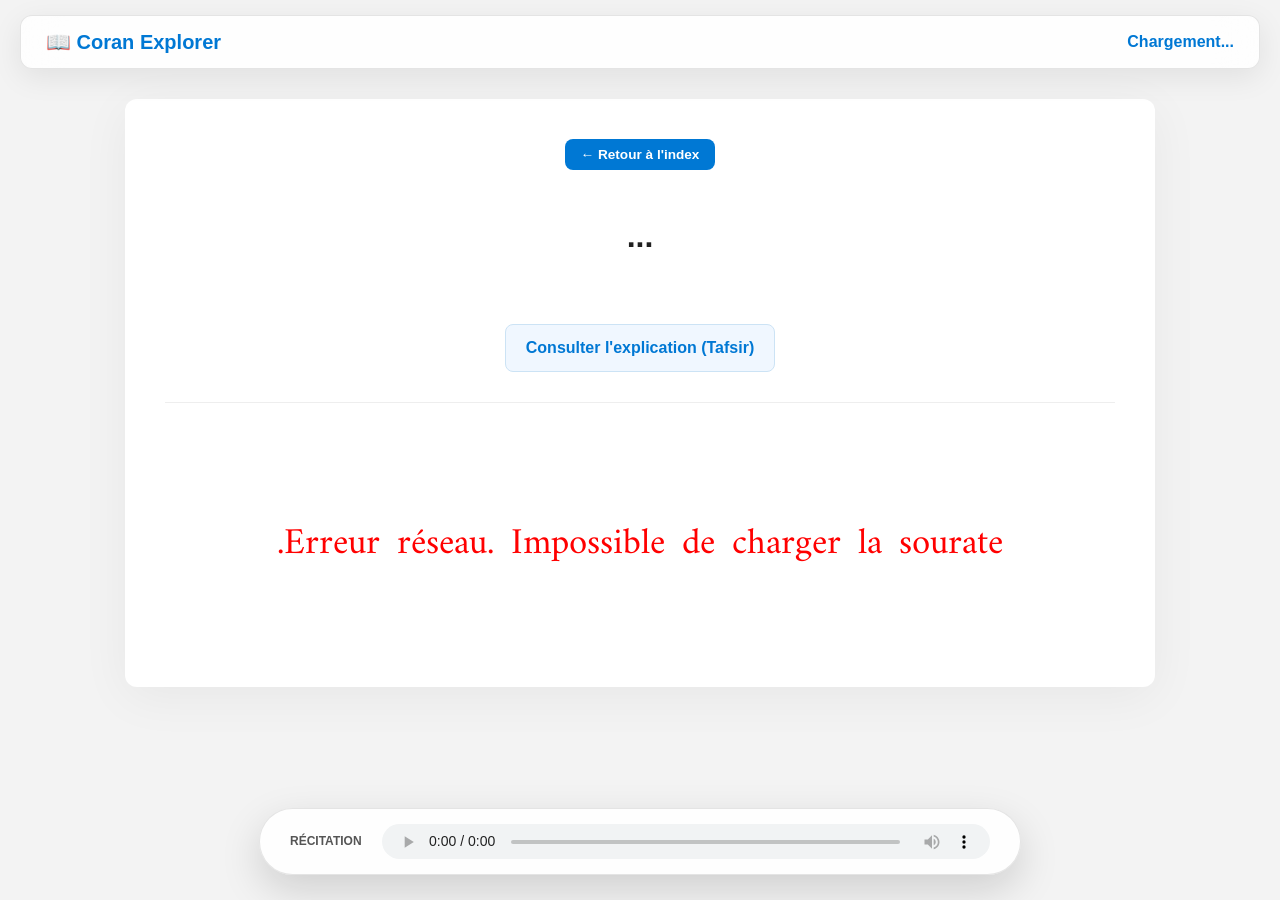
<file: sourates.html>
<!DOCTYPE html>
<html lang="fr">
<head>
    <meta charset="UTF-8">
    <meta name="viewport" content="width=device-width, initial-scale=1.0">
    <title>Lecture & Écoute - Coran Explorer</title>
    <link rel="stylesheet" href="style.css">
    <link href="https://fonts.googleapis.com/css2?family=Amiri:wght@400;700&family=Segoe+UI:wght@400;600&display=swap" rel="stylesheet">
    <style>
        /* Styles spécifiques au lecteur */
        .reader-wrapper { 
            max-width: 950px; 
            margin: 30px auto 150px auto; /* Marge en bas pour ne pas cacher le texte par le lecteur audio */
            padding: 40px; 
            background: white; 
            border-radius: var(--radius); 
            box-shadow: 0 10px 50px rgba(0,0,0,0.05); 
        }

        .surah-header-box { 
            text-align: center; 
            border-bottom: 1px solid #eee; 
            padding-bottom: 30px; 
            margin-bottom: 40px; 
        }

        #quranText { 
            line-height: 3; 
            font-size: 2.3rem; 
            text-align: right; 
            font-family: 'Amiri', serif; 
            word-spacing: 6px; 
            padding: 10px;
            direction: rtl;
        }

        .ayah-circle { 
            display: inline-flex;
            align-items: center;
            justify-content: center;
            width: 45px;
            height: 45px;
            background-image: url('data:image/svg+xml;utf8,<svg xmlns="http://www.w3.org/2000/svg" viewBox="0 0 100 100"><path d="M50 5 L95 50 L50 95 L5 50 Z" fill="none" stroke="%230078d4" stroke-width="2"/></svg>');
            background-size: contain;
            background-repeat: no-repeat;
            font-size: 1.1rem;
            font-family: 'Segoe UI', sans-serif;
            color: var(--win-accent);
            margin-left: 10px;
            font-weight: bold;
        }

        /* Barre Audio Fixe en bas (Style Windows 11) */
        .audio-dock {
            position: fixed;
            bottom: 25px;
            left: 50%;
            transform: translateX(-50%);
            width: 90%;
            max-width: 700px;
            background: rgba(255, 255, 255, 0.9);
            backdrop-filter: blur(20px);
            border: 1px solid rgba(0,0,0,0.1);
            border-radius: 100px;
            padding: 15px 30px;
            display: flex;
            align-items: center;
            gap: 20px;
            box-shadow: 0 15px 40px rgba(0,0,0,0.15);
            z-index: 9999;
        }

        audio { flex-grow: 1; height: 35px; }

        .btn-tafsir-link {
            background: #f0f7ff;
            color: var(--win-accent);
            border: 1px solid #cce3f5;
            padding: 10px 20px;
            border-radius: 8px;
            cursor: pointer;
            font-weight: 600;
            transition: 0.2s;
            text-decoration: none;
            display: inline-block;
            margin-top: 15px;
        }

        .btn-tafsir-link:hover { background: #e1effa; }

        @media (max-width: 600px) {
            #quranText { font-size: 1.6rem; }
            .audio-dock { padding: 10px 15px; border-radius: 20px; bottom: 10px; }
        }
    </style>
</head>
<body class="page-transition">

    <nav class="win11-nav">
        <div class="nav-content">
            <a href="index.html" class="logo" style="text-decoration:none">📖 Coran Explorer</a>
            <div id="navInfo" style="font-weight:600; color:var(--win-accent);">Chargement...</div>
        </div>
    </nav>

    <main class="reader-wrapper">
        <div class="surah-header-box">
            <button onclick="window.location.href='index.html'" class="btn-action btn-tafsir" style="margin-bottom:20px;">← Retour à l'index</button>
            <h1 id="surahFr">...</h1>
            <h2 id="surahAr" class="ar-name" style="font-size: 3.5rem;"></h2>
            <p id="surahMeta" style="color:#666; font-size: 0.9rem;"></p>
            
            <a href="#" id="btnGoToTafsir" class="btn-tafsir-link">Consulter l'explication (Tafsir)</a>
        </div>

        <div id="quranText">
            <p style="text-align:center; font-style:italic; color:#999;">Téléchargement des versets...</p>
        </div>
    </main>

    <div class="audio-dock">
        <div style="font-size: 0.75rem; font-weight: bold; color: #555; min-width: 70px;">RÉCITATION</div>
        <audio id="player" controls>
            <source id="audioSrc" src="" type="audio/mpeg">
        </audio>
    </div>

    <script>
        // 1. Récupération des paramètres
        const params = new URLSearchParams(window.location.search);
        const id = params.get('id') || 1;

        // 2. Configuration du lien Tafsir
        document.getElementById('btnGoToTafsir').href = `tafsir.html?id=${id}`;

        // 3. Chargement des données
        async function loadSurah() {
            const container = document.getElementById('quranText');
            try {
                // Récupération du texte Arabe
                const response = await fetch(`https://api.alquran.cloud/v1/surah/${id}`);
                const result = await response.json();
                const surah = result.data;

                // Mise à jour de l'interface
                document.getElementById('surahAr').textContent = surah.name;
                document.getElementById('surahFr').textContent = surah.englishName;
                document.getElementById('navInfo').textContent = `Sourate ${surah.number} : ${surah.englishName}`;
                document.getElementById('surahMeta').textContent = `${surah.revelationType} • ${surah.numberOfAyahs} Versets`;

                // Construction du texte (en gérant la Basmala si nécessaire)
                let fullContent = "";
                
                surah.ayahs.forEach(ayah => {
                    fullContent += `${ayah.text} <span class="ayah-circle">${ayah.numberInSurah}</span> `;
                });

                container.innerHTML = fullContent;

                // 4. Chargement de l'Audio (Mishary Rashid Alafasy)
                const player = document.getElementById('player');
                const source = document.getElementById('audioSrc');
                source.src = `https://cdn.islamic.network/quran/audio-surah/128/ar.alafasy/${id}.mp3`;
                player.load();

            } catch (error) {
                container.innerHTML = "<p style='text-align:center; color:red;'>Erreur réseau. Impossible de charger la sourate.</p>";
                console.error(error);
            }
        }

        // Lancement au chargement
        window.onload = loadSurah;
    </script>
</body>
</html>
</file>
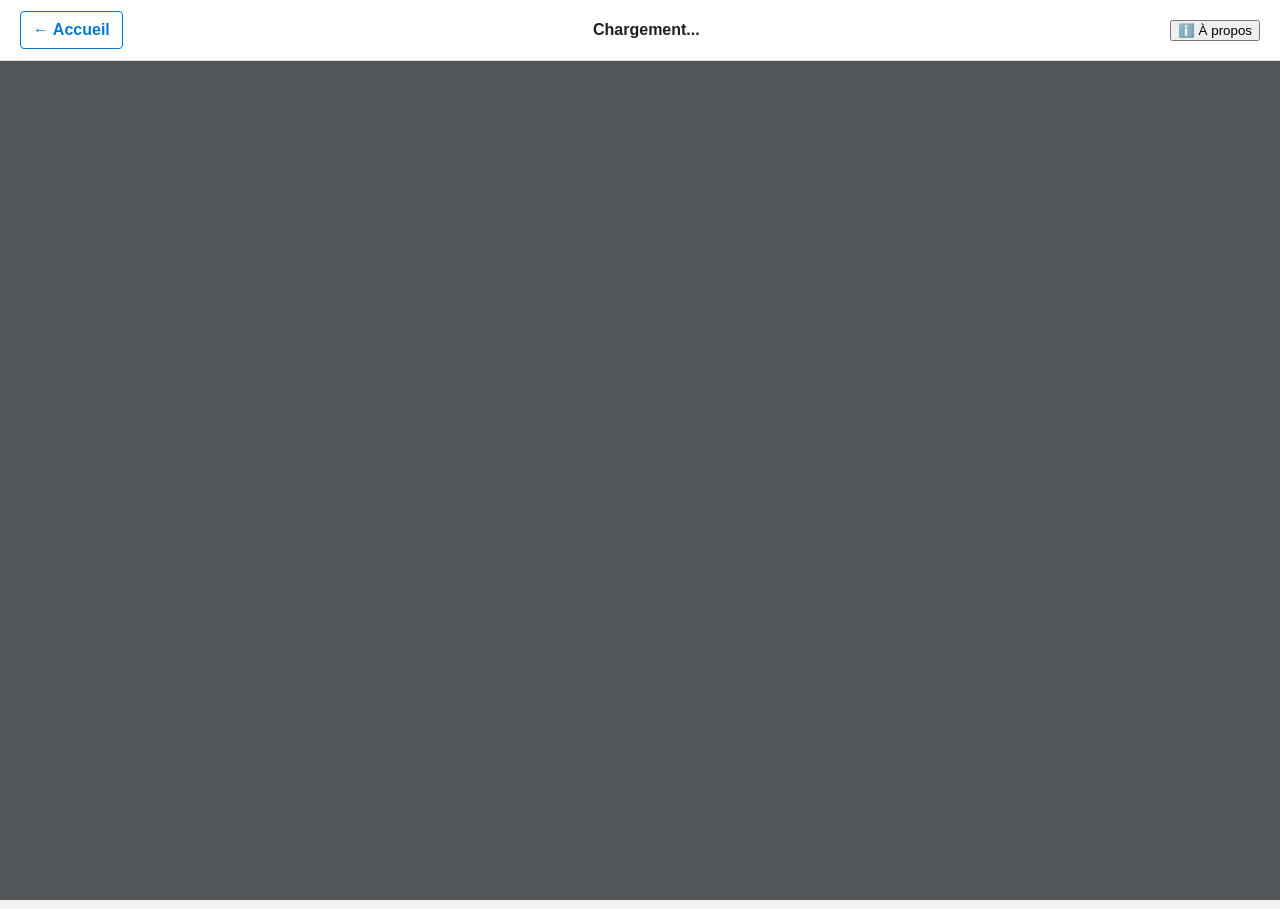
<file: tafsir.html>
<!DOCTYPE html>
<html lang="fr">
<head>
    <meta charset="UTF-8">
    <meta name="viewport" content="width=device-width, initial-scale=1.0">
    <title>Tafsir - Coran Explorer</title>
    <link rel="stylesheet" href="style.css">
    <style>
        body, html { margin: 0; padding: 0; height: 100%; overflow: hidden; font-family: sans-serif; }
        .nav-bar { 
            height: 60px; background: #fff; display: flex; 
            align-items: center; justify-content: space-between; 
            padding: 0 20px; border-bottom: 1px solid #ddd;
        }
        .pdf-zone { height: calc(100% - 60px); width: 100%; background: #525659; }
        iframe { width: 100%; height: 100%; border: none; }
        .btn-back { text-decoration: none; color: #0078d4; font-weight: bold; border: 1px solid #0078d4; padding: 5px 12px; border-radius: 4px; }
        
        /* Style du menu simple */
        .menu-popup { display: none; position: absolute; top: 60px; right: 20px; background: white; border: 1px solid #ddd; padding: 15px; z-index: 100; box-shadow: 0 4px 10px rgba(0,0,0,0.1); }
        .menu-popup.show { display: block; }
    </style>
</head>
<body>

    <nav class="nav-bar">
        <a href="index.html" class="btn-back">← Accueil</a>
        <div id="currentTomeTitle" style="font-weight: bold;">Chargement...</div>
        <button onclick="toggleMenu()" style="cursor:pointer;">ℹ️ À propos</button>
    </nav>

    <div id="aboutMenu" class="menu-popup">
        <h3>À propos</h3>
        <p>Développeur : Rachid Bounoua</p>
        <p>Application d'analyse du Coran.</p>
    </div>

    <div class="pdf-zone">
        <iframe id="pdf-viewer" src="about:blank"></iframe>
    </div>

    <script src="data.js"></script>
    <script src="script.js"></script>
</body>
</html>
</file>
<file: style.css>
/* --- VARIABLES ET THÈME WINDOWS 11 --- */
:root {
    --win-accent: #0078d4;
    --win-accent-hover: #005a9e;
    --win-bg: #f3f3f3;
    --win-card: rgba(255, 255, 255, 0.85);
    --win-border: rgba(0, 0, 0, 0.1);
    --radius: 12px;
    --shadow: 0 8px 30px rgba(0, 0, 0, 0.08);
    --text-main: #202020;
    --text-muted: #616161;
}

/* --- ANIMATIONS --- */
@keyframes pageIn {
    from { opacity: 0; transform: translateY(20px); }
    to { opacity: 1; transform: translateY(0); }
}

.page-transition {
    animation: pageIn 0.6s cubic-bezier(0.16, 1, 0.3, 1);
}

/* --- BASE --- */
body {
    font-family: 'Segoe UI Variable', 'Segoe UI', Tahoma, Geneva, Verdana, sans-serif;
    background: var(--win-bg);
    color: var(--text-main);
    margin: 0;
    padding: 0 20px 40px; /* Ajusté pour laisser de l'espace en bas */
    line-height: 1.6;
    transition: opacity 0.3s ease;
}

/* --- NAVIGATION MODERNE --- */
.win11-nav {
    position: sticky;
    top: 15px;
    z-index: 1000;
    background: var(--win-card);
    backdrop-filter: blur(20px) saturate(180%);
    border: 1px solid var(--win-border);
    border-radius: var(--radius);
    padding: 10px 25px;
    margin: 15px 0 30px;
    box-shadow: var(--shadow);
}

.nav-content {
    display: flex;
    justify-content: space-between;
    align-items: center;
}

.nav-right {
    display: flex;
    align-items: center;
    gap: 20px;
}

.logo {
    font-weight: 700;
    color: var(--win-accent);
    font-size: 1.25rem;
    text-decoration: none;
    cursor: pointer;
}

.nav-link {
    text-decoration: none;
    color: var(--text-muted);
    font-weight: 500;
    font-size: 0.95rem;
    transition: 0.2s;
}

.nav-link:hover {
    color: var(--win-accent);
}

/* --- MENU À PROPOS (DROPDOWN) --- */
.dropdown { position: relative; }

.dropbtn {
    background: rgba(0, 0, 0, 0.04);
    border: 1px solid rgba(0, 0, 0, 0.05);
    padding: 8px 16px;
    border-radius: 8px;
    cursor: pointer;
    font-family: inherit;
    font-weight: 600;
    transition: 0.2s;
}

.dropbtn:hover { background: rgba(0, 0, 0, 0.08); }

.dropdown-content {
    display: none;
    position: absolute;
    right: 0;
    top: 50px;
    background: white;
    min-width: 280px;
    border-radius: var(--radius);
    box-shadow: 0 15px 40px rgba(0,0,0,0.15);
    border: 1px solid var(--win-border);
    z-index: 2000;
    padding: 20px;
}

/* Classe déclenchée par JS */
.dropdown-content.show { 
    display: block; 
    animation: pageIn 0.2s ease-out; 
}

.profile-card { text-align: center; }
.profile-img {
    width: 80px;
    height: 80px;
    border-radius: 50%;
    border: 3px solid var(--win-accent);
    margin-bottom: 12px;
    object-fit: cover;
}

/* --- HERO SECTION --- */
.hero { text-align: center; margin: 60px 0 40px; }
.hero h1 { font-size: 2.5rem; margin-bottom: 10px; color: #1a1a1a; letter-spacing: -0.02em; }
.hero p { color: var(--text-muted); font-size: 1.1rem; }

/* --- RECHERCHE --- */
.search-container { max-width: 800px; margin: 0 auto 30px; }
#searchInput {
    width: 100%;
    padding: 14px 20px;
    box-sizing: border-box; /* Évite que l'input dépasse */
    border-radius: 10px;
    border: 1px solid var(--win-border);
    font-size: 1rem;
    background: white;
    outline: none;
    box-shadow: 0 2px 8px rgba(0,0,0,0.02);
    transition: 0.3s;
}
#searchInput:focus { 
    border-color: var(--win-accent); 
    box-shadow: 0 0 0 4px rgba(0, 120, 212, 0.15); 
}

/* --- TABLEAU DES SOURATES --- */
.table-card {
    background: white;
    border-radius: var(--radius);
    border: 1px solid var(--win-border);
    overflow: hidden;
    box-shadow: var(--shadow);
}

.table-responsive { overflow-x: auto; }

table { width: 100%; border-collapse: collapse; min-width: 900px; }

th {
    background: #fafafa;
    padding: 18px;
    text-align: left;
    font-size: 0.75rem;
    color: var(--text-muted);
    text-transform: uppercase;
    letter-spacing: 0.05em;
    border-bottom: 1px solid #eee;
}

td { padding: 16px; border-bottom: 1px solid #f5f5f5; vertical-align: middle; }

tr { transition: 0.2s; cursor: pointer; }
tr:hover { background: rgba(0, 120, 212, 0.04); }

/* --- TEXTES ARABES ET BADGES --- */
.ar-name {
    font-family: 'Amiri', serif;
    font-size: 1.6rem;
    color: var(--win-accent);
    direction: rtl;
    line-height: 1.2;
}

.fr-name { font-weight: 700; font-size: 1rem; color: #333; margin-top: 4px; }

.num-badge {
    background: #f0f0f0;
    padding: 6px 12px;
    border-radius: 6px;
    font-weight: 700;
    color: #555;
    font-size: 0.9rem;
}

/* Badges de lieu (Mecque / Médine) */
.tag-lieu {
    padding: 6px 12px;
    border-radius: 20px;
    font-size: 0.75rem;
    font-weight: 700;
    display: inline-block;
}

/* Classes spécifiques basées sur le texte "Mecque" ou "Médine" */
.tag-lieu.mecque { background: #fff3e0; color: #e65100; }
.tag-lieu.medine { background: #e3f2fd; color: #1565c0; }

/* --- BOUTONS D'ACTION (Si besoin de boutons isolés) --- */
.btn-action {
    border: none;
    padding: 8px 16px;
    border-radius: 8px;
    font-size: 0.85rem;
    font-weight: 600;
    cursor: pointer;
    transition: 0.2s;
    background: var(--win-accent);
    color: white;
    font-family: inherit;
}

.btn-action:hover { background: var(--win-accent-hover); transform: translateY(-1px); }

/* --- FOOTER ET MISC --- */
.win-hr { border: 0; border-top: 1px solid #eee; margin: 20px 0; }

.role {
    font-size: 0.85rem;
    text-transform: uppercase;
    letter-spacing: 0.1em;
    color: var(--win-accent);
    font-weight: 700;
}

footer {
    text-align: center;
    margin-top: 60px;
    padding: 30px;
    color: #888;
    font-size: 0.9rem;
    border-top: 1px solid rgba(0,0,0,0.05);
}

/* --- RESPONSIVE --- */
@media (max-width: 768px) {
    body { padding: 0 10px 30px; }
    .nav-right { gap: 10px; }
    .nav-link { display: none; } /* Cache les liens textes sur mobile */
    .hero h1 { font-size: 1.8rem; }
    .win11-nav { padding: 10px 15px; }
    .ar-name { font-size: 1.3rem; }
}
</file>
